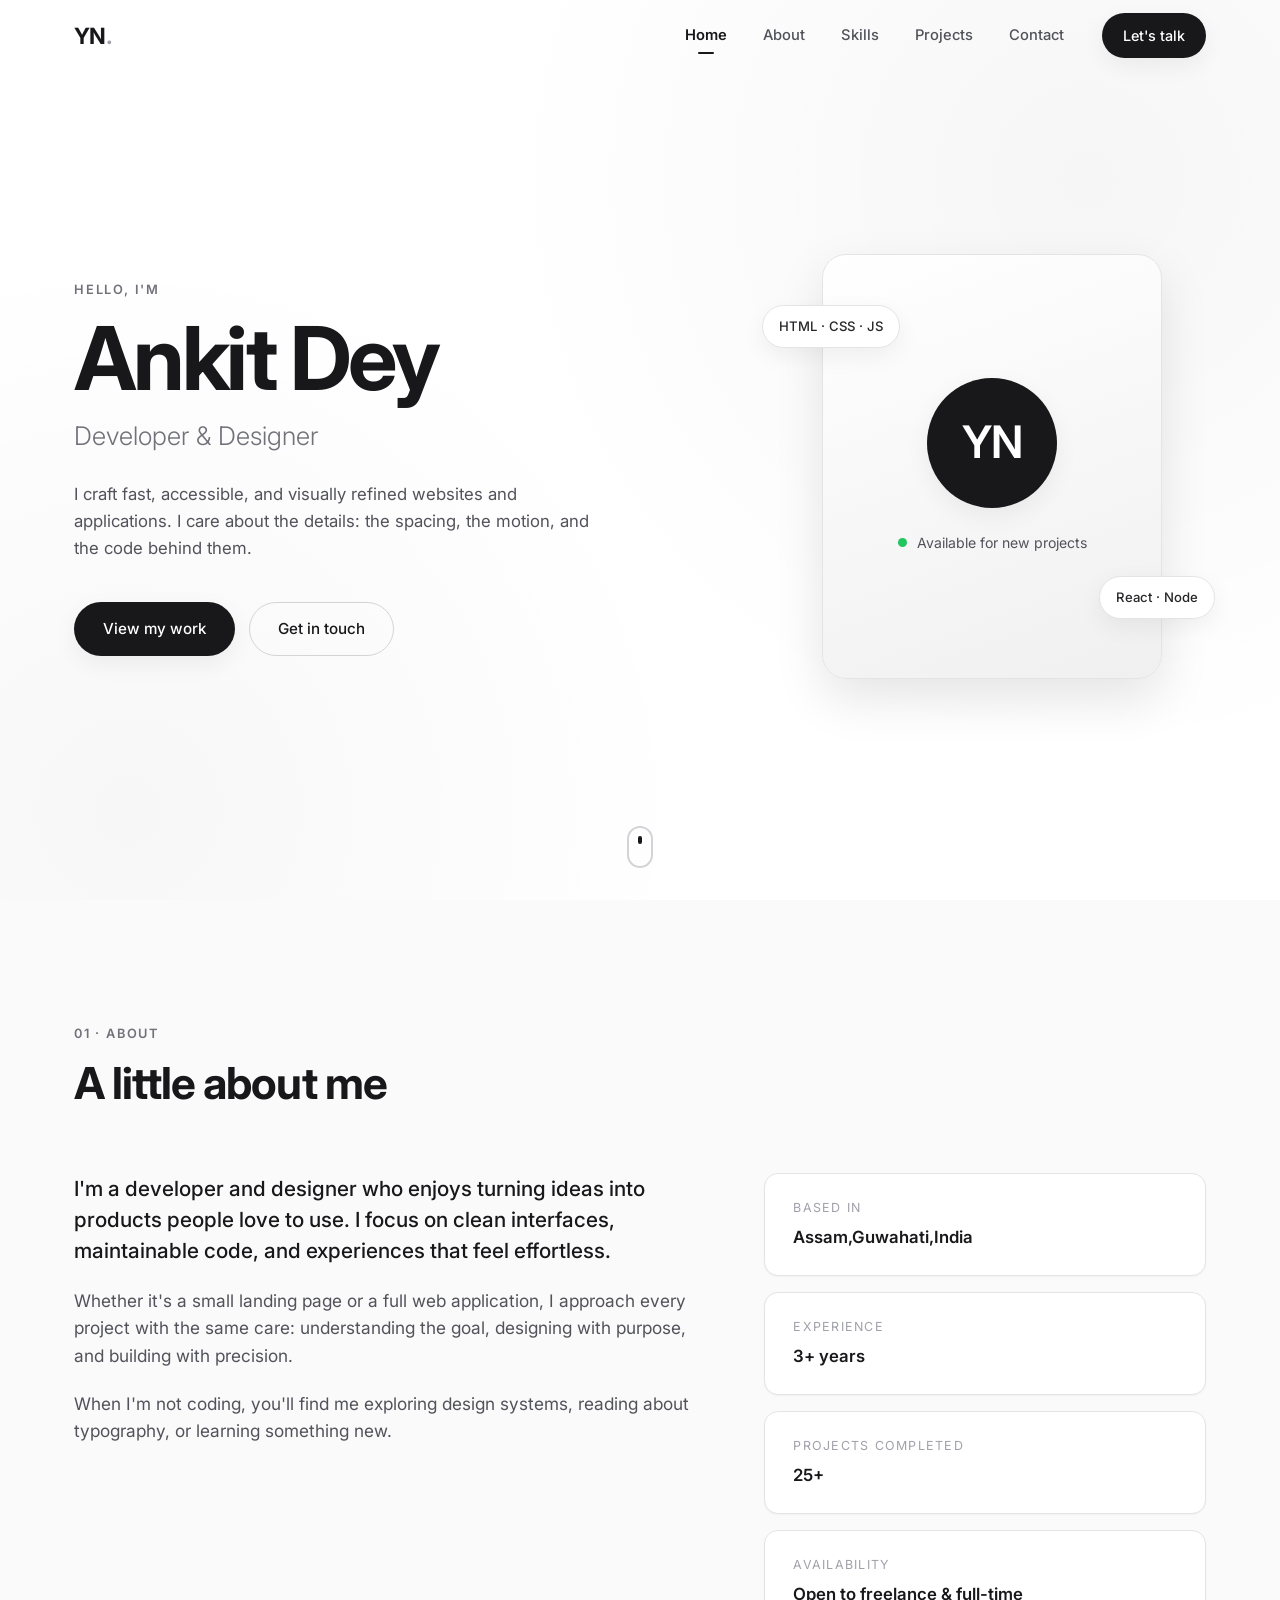
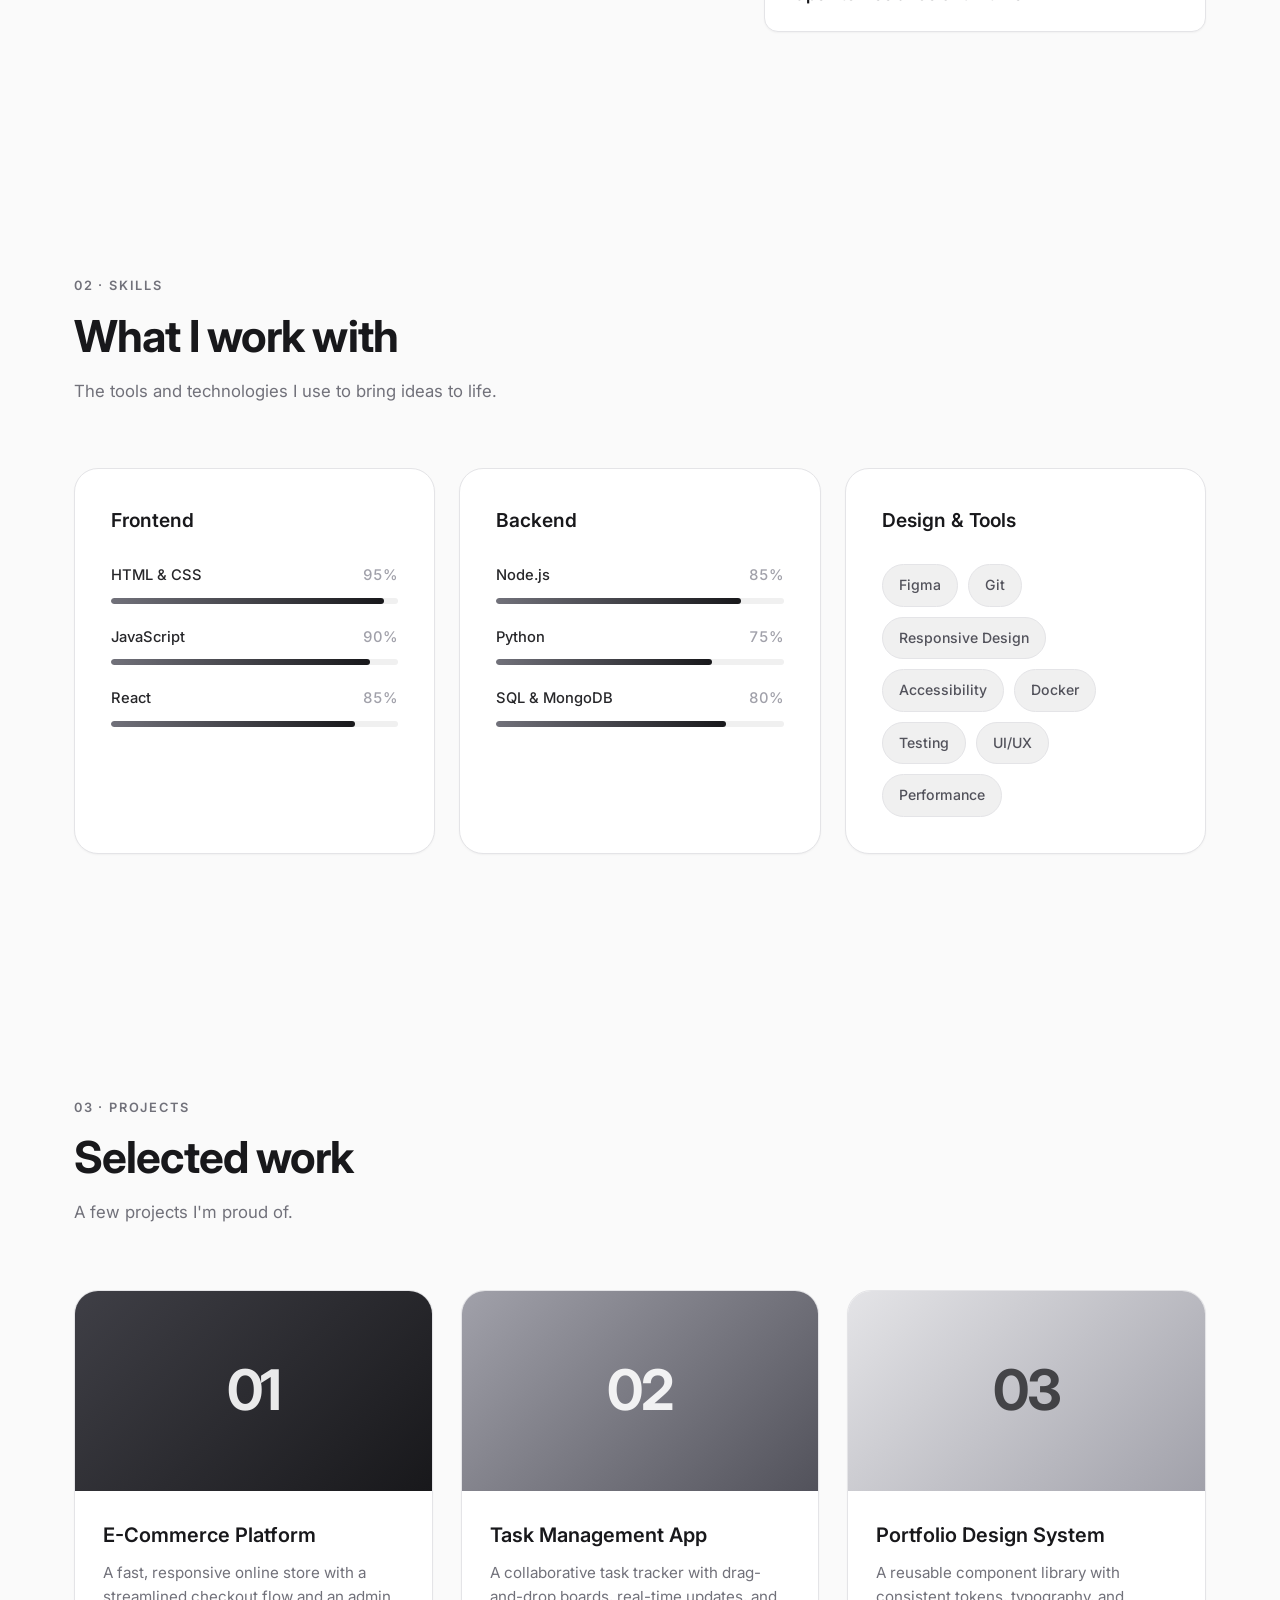
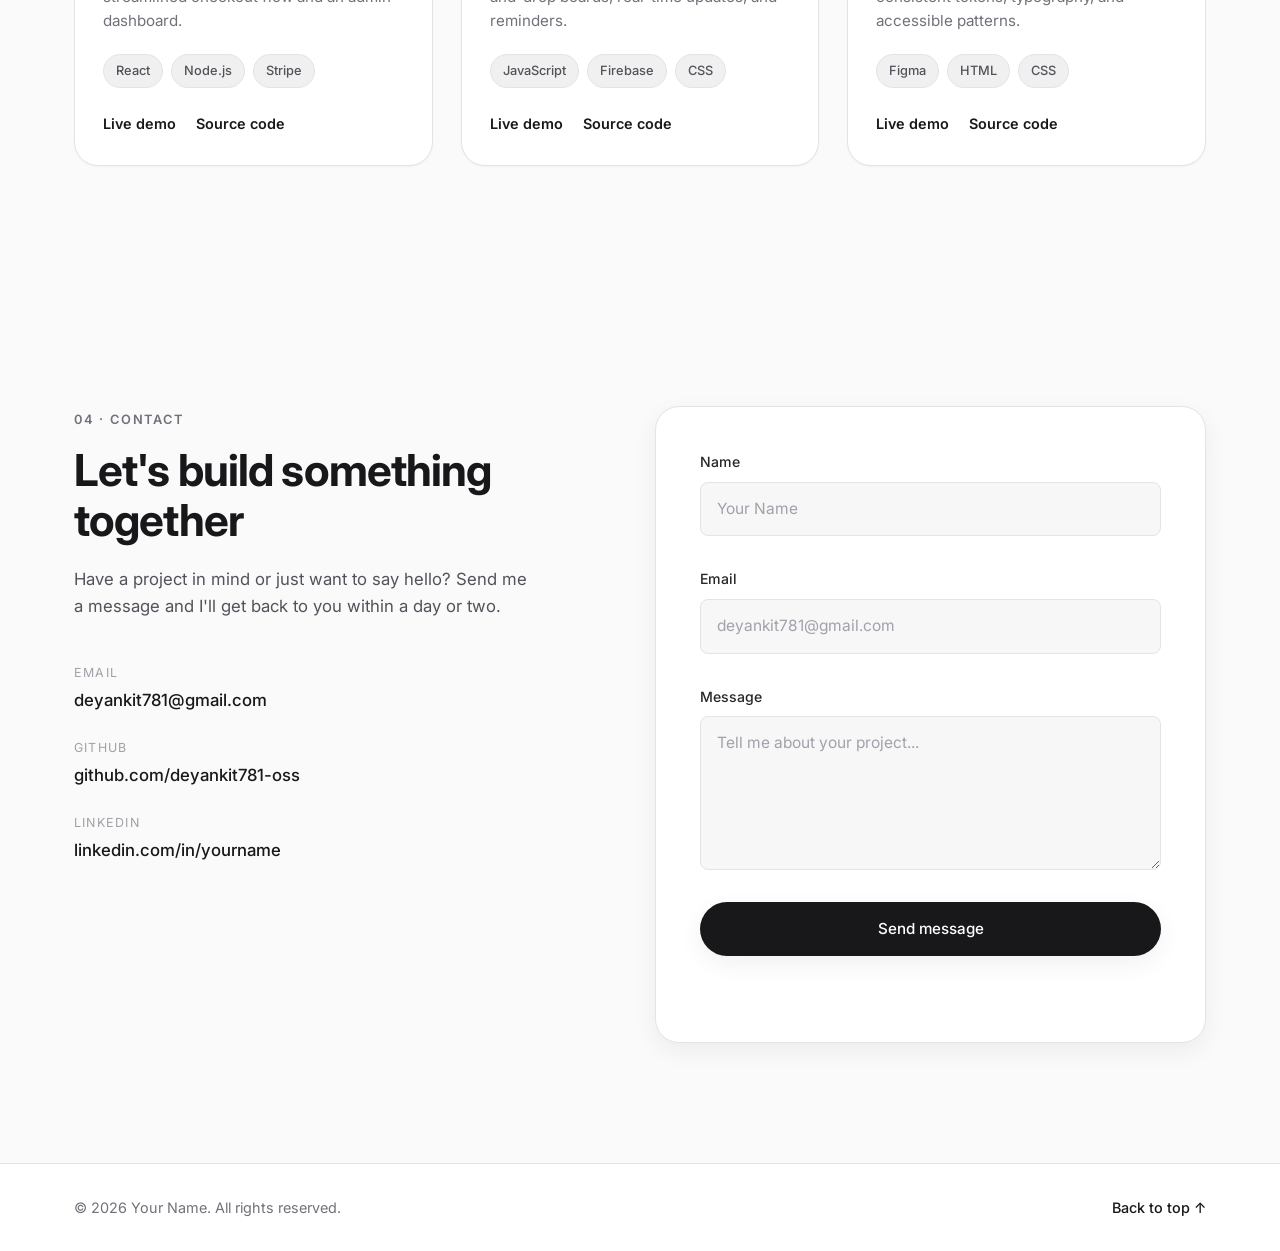
<file: index.html>
<!doctype html>
<html lang="en">
  <head>
    <meta charset="UTF-8" />
    <meta name="viewport" content="width=device-width, initial-scale=1.0" />
    <meta
      name="description"
      content="Portfolio of Your Name, a developer and designer building clean, thoughtful digital experiences."
    />
    <title>Ankit Dey | Portfolio</title>

    <link rel="preconnect" href="https://fonts.googleapis.com" />
    <link rel="preconnect" href="https://fonts.gstatic.com" crossorigin />
    <link
      href="https://fonts.googleapis.com/css2?family=Inter:wght@300;400;500;600;700&display=swap"
      rel="stylesheet"
    />
    <link rel="stylesheet" href="style.css" />
  </head>
  <body>
    <a href="#home" class="skip-link">Skip to content</a>

    <!-- ============ NAVIGATION ============ -->
    <header class="navbar" id="navbar">
      <div class="container nav-inner">
        <a href="#home" class="logo" aria-label="Back to top"
          >YN<span>.</span></a
        >

        <button
          class="nav-toggle"
          id="navToggle"
          aria-label="Toggle navigation menu"
          aria-expanded="false"
          aria-controls="navMenu"
        >
          <span></span>
          <span></span>
          <span></span>
        </button>

        <nav class="nav-menu" id="navMenu" aria-label="Main navigation">
          <ul class="nav-list">
            <li><a href="#home" class="nav-link">Home</a></li>
            <li><a href="#about" class="nav-link">About</a></li>
            <li><a href="#skills" class="nav-link">Skills</a></li>
            <li><a href="#projects" class="nav-link">Projects</a></li>
            <li><a href="#contact" class="nav-link">Contact</a></li>
          </ul>
          <a href="#contact" class="btn btn-primary btn-small nav-cta"
            >Let's talk</a
          >
        </nav>
      </div>
    </header>

    <main>
      <!-- ============ HERO ============ -->
      <section class="hero section" id="home">
        <div class="container hero-grid">
          <div class="hero-content">
            <p class="eyebrow">Hello, I'm</p>
            <h1 class="hero-title">Ankit Dey</h1>
            <p class="hero-role">Developer &amp; Designer</p>
            <p class="hero-text">
              I craft fast, accessible, and visually refined websites and
              applications. I care about the details: the spacing, the motion,
              and the code behind them.
            </p>
            <div class="hero-actions">
              <a href="#projects" class="btn btn-primary">View my work</a>
              <a href="#contact" class="btn btn-outline">Get in touch</a>
            </div>
          </div>

          <div class="hero-visual" aria-hidden="true">
            <div class="visual-card">
              <div class="avatar">YN</div>
              <div class="visual-meta">
                <span class="status-dot"></span>
                <span>Available for new projects</span>
              </div>
            </div>
            <div class="floating-chip chip-one">HTML · CSS · JS</div>
            <div class="floating-chip chip-two">React · Node</div>
          </div>
        </div>

        <a
          href="#about"
          class="scroll-hint"
          aria-label="Scroll to about section"
        >
          <span class="mouse"></span>
        </a>
      </section>

      <!-- ============ ABOUT ============ -->
      <section class="about section" id="about">
        <div class="container">
          <header class="section-header reveal">
            <p class="eyebrow">01 · About</p>
            <h2 class="section-title">A little about me</h2>
          </header>

          <div class="about-grid">
            <div class="about-text reveal">
              <p>
                I'm a developer and designer who enjoys turning ideas into
                products people love to use. I focus on clean interfaces,
                maintainable code, and experiences that feel effortless.
              </p>
              <p>
                Whether it's a small landing page or a full web application, I
                approach every project with the same care: understanding the
                goal, designing with purpose, and building with precision.
              </p>
              <p>
                When I'm not coding, you'll find me exploring design systems,
                reading about typography, or learning something new.
              </p>
            </div>

            <aside class="about-facts reveal">
              <div class="fact">
                <span class="fact-label">Based in</span>
                <span class="fact-value">Assam,Guwahati,India</span>
              </div>
              <div class="fact">
                <span class="fact-label">Experience</span>
                <span class="fact-value">3+ years</span>
              </div>
              <div class="fact">
                <span class="fact-label">Projects completed</span>
                <span class="fact-value">25+</span>
              </div>
              <div class="fact">
                <span class="fact-label">Availability</span>
                <span class="fact-value"
                  >Open to freelance &amp; full-time</span
                >
              </div>
            </aside>
          </div>
        </div>
      </section>

      <!-- ============ SKILLS ============ -->
      <section class="skills section" id="skills">
        <div class="container">
          <header class="section-header reveal">
            <p class="eyebrow">02 · Skills</p>
            <h2 class="section-title">What I work with</h2>
            <p class="section-subtitle">
              The tools and technologies I use to bring ideas to life.
            </p>
          </header>

          <div class="skills-grid">
            <article class="skill-card reveal">
              <h3 class="skill-card-title">Frontend</h3>
              <ul class="skill-list">
                <li>
                  <div class="skill-row">
                    <span>HTML &amp; CSS</span><span>95%</span>
                  </div>
                  <div class="skill-bar">
                    <div class="skill-fill" style="--level: 95%"></div>
                  </div>
                </li>
                <li>
                  <div class="skill-row">
                    <span>JavaScript</span><span>90%</span>
                  </div>
                  <div class="skill-bar">
                    <div class="skill-fill" style="--level: 90%"></div>
                  </div>
                </li>
                <li>
                  <div class="skill-row">
                    <span>React</span><span>85%</span>
                  </div>
                  <div class="skill-bar">
                    <div class="skill-fill" style="--level: 85%"></div>
                  </div>
                </li>
              </ul>
            </article>

            <article class="skill-card reveal">
              <h3 class="skill-card-title">Backend</h3>
              <ul class="skill-list">
                <li>
                  <div class="skill-row">
                    <span>Node.js</span><span>85%</span>
                  </div>
                  <div class="skill-bar">
                    <div class="skill-fill" style="--level: 85%"></div>
                  </div>
                </li>
                <li>
                  <div class="skill-row">
                    <span>Python</span><span>75%</span>
                  </div>
                  <div class="skill-bar">
                    <div class="skill-fill" style="--level: 75%"></div>
                  </div>
                </li>
                <li>
                  <div class="skill-row">
                    <span>SQL &amp; MongoDB</span><span>80%</span>
                  </div>
                  <div class="skill-bar">
                    <div class="skill-fill" style="--level: 80%"></div>
                  </div>
                </li>
              </ul>
            </article>

            <article class="skill-card reveal">
              <h3 class="skill-card-title">Design &amp; Tools</h3>
              <div class="tag-cloud">
                <span class="tag">Figma</span>
                <span class="tag">Git</span>
                <span class="tag">Responsive Design</span>
                <span class="tag">Accessibility</span>
                <span class="tag">Docker</span>
                <span class="tag">Testing</span>
                <span class="tag">UI/UX</span>
                <span class="tag">Performance</span>
              </div>
            </article>
          </div>
        </div>
      </section>

      <!-- ============ PROJECTS ============ -->
      <section class="projects section" id="projects">
        <div class="container">
          <header class="section-header reveal">
            <p class="eyebrow">03 · Projects</p>
            <h2 class="section-title">Selected work</h2>
            <p class="section-subtitle">A few projects I'm proud of.</p>
          </header>

          <div class="projects-grid">
            <article class="project-card reveal">
              <div class="project-thumb thumb-1" aria-hidden="true">
                <span>01</span>
              </div>
              <div class="project-body">
                <h3 class="project-title">E-Commerce Platform</h3>
                <p class="project-desc">
                  A fast, responsive online store with a streamlined checkout
                  flow and an admin dashboard.
                </p>
                <div class="project-tags">
                  <span class="tag">React</span>
                  <span class="tag">Node.js</span>
                  <span class="tag">Stripe</span>
                </div>
                <div class="project-links">
                  <a href="#" class="project-link">Live demo</a>
                  <a href="#" class="project-link">Source code</a>
                </div>
              </div>
            </article>

            <article class="project-card reveal">
              <div class="project-thumb thumb-2" aria-hidden="true">
                <span>02</span>
              </div>
              <div class="project-body">
                <h3 class="project-title">Task Management App</h3>
                <p class="project-desc">
                  A collaborative task tracker with drag-and-drop boards,
                  real-time updates, and reminders.
                </p>
                <div class="project-tags">
                  <span class="tag">JavaScript</span>
                  <span class="tag">Firebase</span>
                  <span class="tag">CSS</span>
                </div>
                <div class="project-links">
                  <a href="#" class="project-link">Live demo</a>
                  <a href="#" class="project-link">Source code</a>
                </div>
              </div>
            </article>

            <article class="project-card reveal">
              <div class="project-thumb thumb-3" aria-hidden="true">
                <span>03</span>
              </div>
              <div class="project-body">
                <h3 class="project-title">Portfolio Design System</h3>
                <p class="project-desc">
                  A reusable component library with consistent tokens,
                  typography, and accessible patterns.
                </p>
                <div class="project-tags">
                  <span class="tag">Figma</span>
                  <span class="tag">HTML</span>
                  <span class="tag">CSS</span>
                </div>
                <div class="project-links">
                  <a href="#" class="project-link">Live demo</a>
                  <a href="#" class="project-link">Source code</a>
                </div>
              </div>
            </article>
          </div>
        </div>
      </section>

      <!-- ============ CONTACT ============ -->
      <section class="contact section" id="contact">
        <div class="container contact-grid">
          <div class="contact-info reveal">
            <p class="eyebrow">04 · Contact</p>
            <h2 class="section-title">Let's build something together</h2>
            <p class="contact-text">
              Have a project in mind or just want to say hello? Send me a
              message and I'll get back to you within a day or two.
            </p>

            <ul class="contact-links">
              <li>
                <span class="contact-label">Email</span>
                <a href="mailto:hello@example.com" class="contact-value"
                  >deyankit781@gmail.com</a
                >
              </li>
              <li>
                <span class="contact-label">GitHub</span>
                <a
                  href="#"
                  class="contact-value"
                  target="_blank"
                  rel="noopener noreferrer"
                  >github.com/deyankit781-oss</a
                >
              </li>
              <li>
                <span class="contact-label">LinkedIn</span>
                <a
                  href="#"
                  class="contact-value"
                  target="_blank"
                  rel="noopener noreferrer"
                  >linkedin.com/in/yourname</a
                >
              </li>
            </ul>
          </div>

          <form class="contact-form reveal" id="contactForm" novalidate>
            <div class="form-group">
              <label for="name">Name</label>
              <input
                type="text"
                id="name"
                name="name"
                placeholder="Your Name"
                autocomplete="name"
                required
              />
              <span class="error-message" id="nameError"></span>
            </div>

            <div class="form-group">
              <label for="email">Email</label>
              <input
                type="email"
                id="email"
                name="email"
                placeholder="deyankit781@gmail.com"
                autocomplete="email"
                required
              />
              <span class="error-message" id="emailError"></span>
            </div>

            <div class="form-group">
              <label for="message">Message</label>
              <textarea
                id="message"
                name="message"
                rows="5"
                placeholder="Tell me about your project..."
                required
              ></textarea>
              <span class="error-message" id="messageError"></span>
            </div>

            <button type="submit" class="btn btn-primary btn-block">
              Send message
            </button>
            <p
              class="form-note"
              id="formNote"
              role="status"
              aria-live="polite"
            ></p>
          </form>
        </div>
      </section>
    </main>

    <!-- ============ FOOTER ============ -->
    <footer class="footer">
      <div class="container footer-inner">
        <p>&copy; <span id="year"></span> Your Name. All rights reserved.</p>
        <a href="#home" class="back-to-top" aria-label="Back to top"
          >Back to top ↑</a
        >
      </div>
    </footer>

    <script src="script.js" defer></script>
  </body>
</html>
</file>
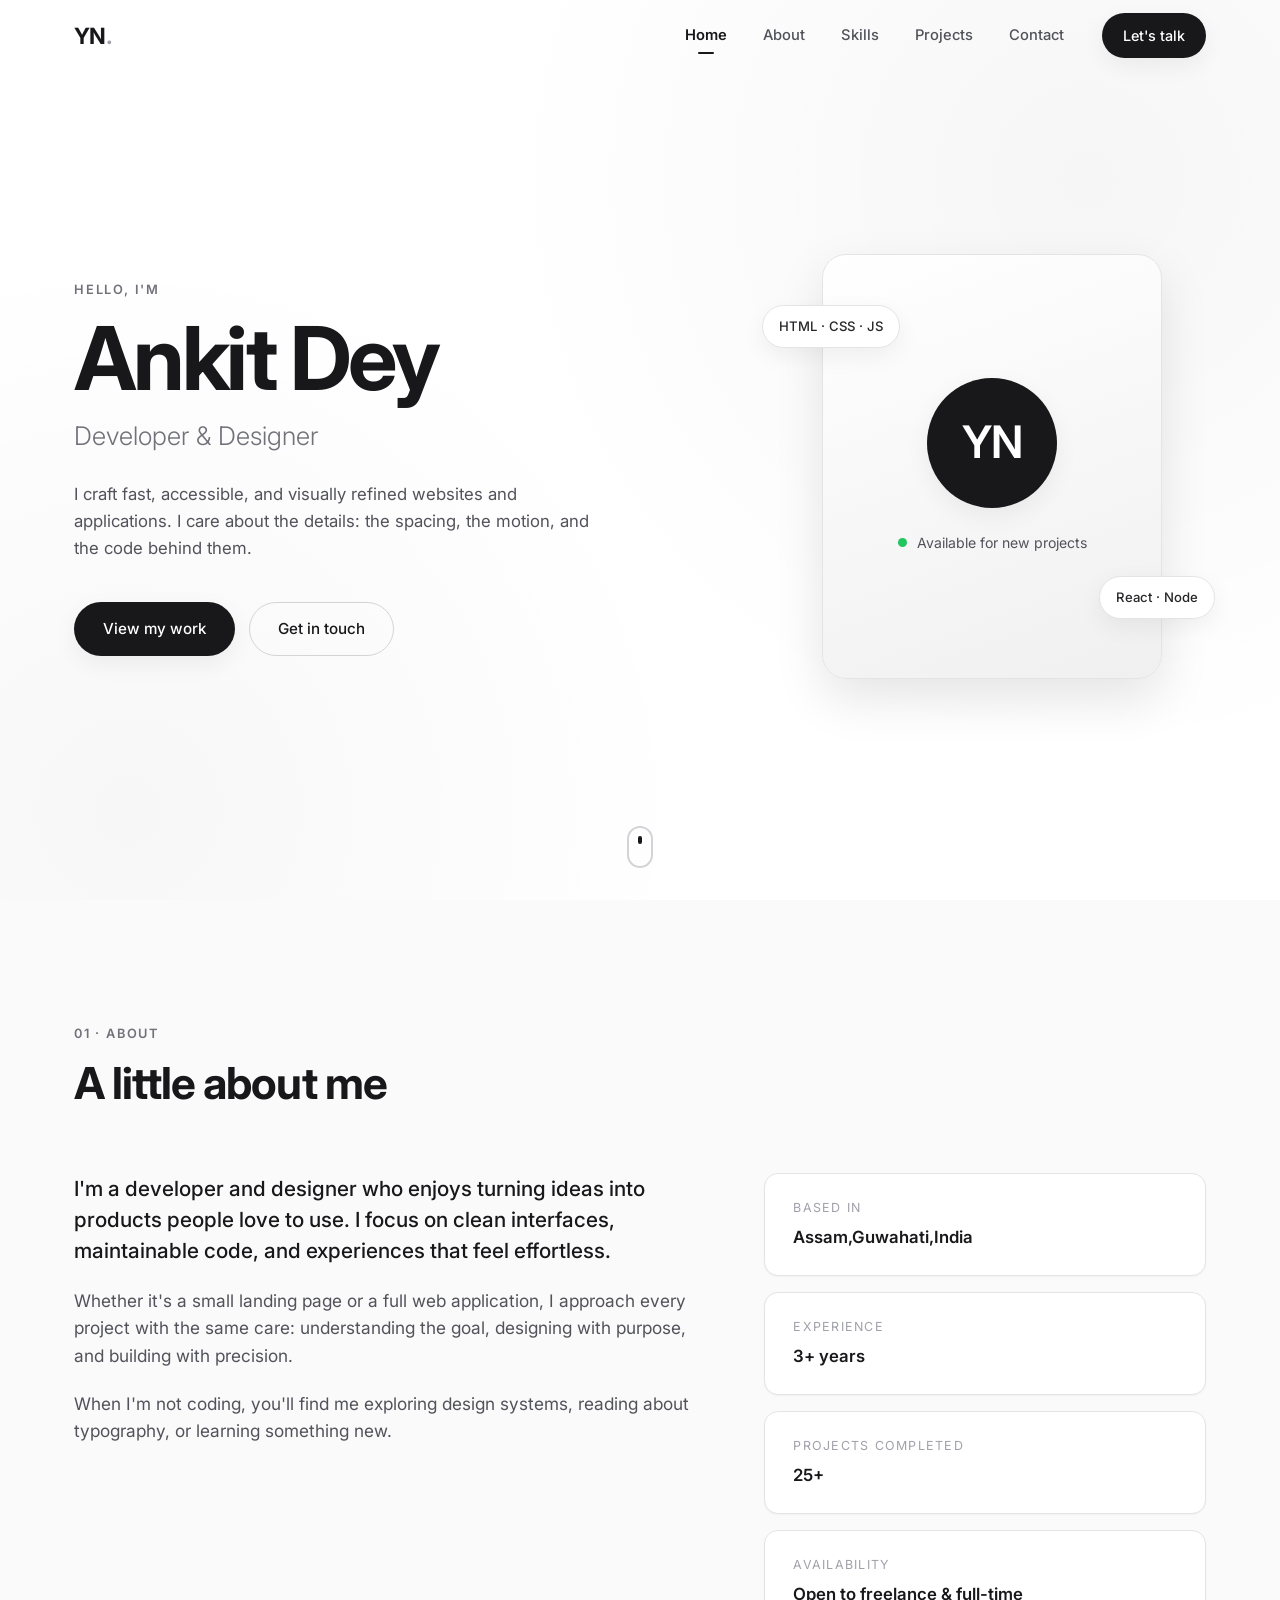
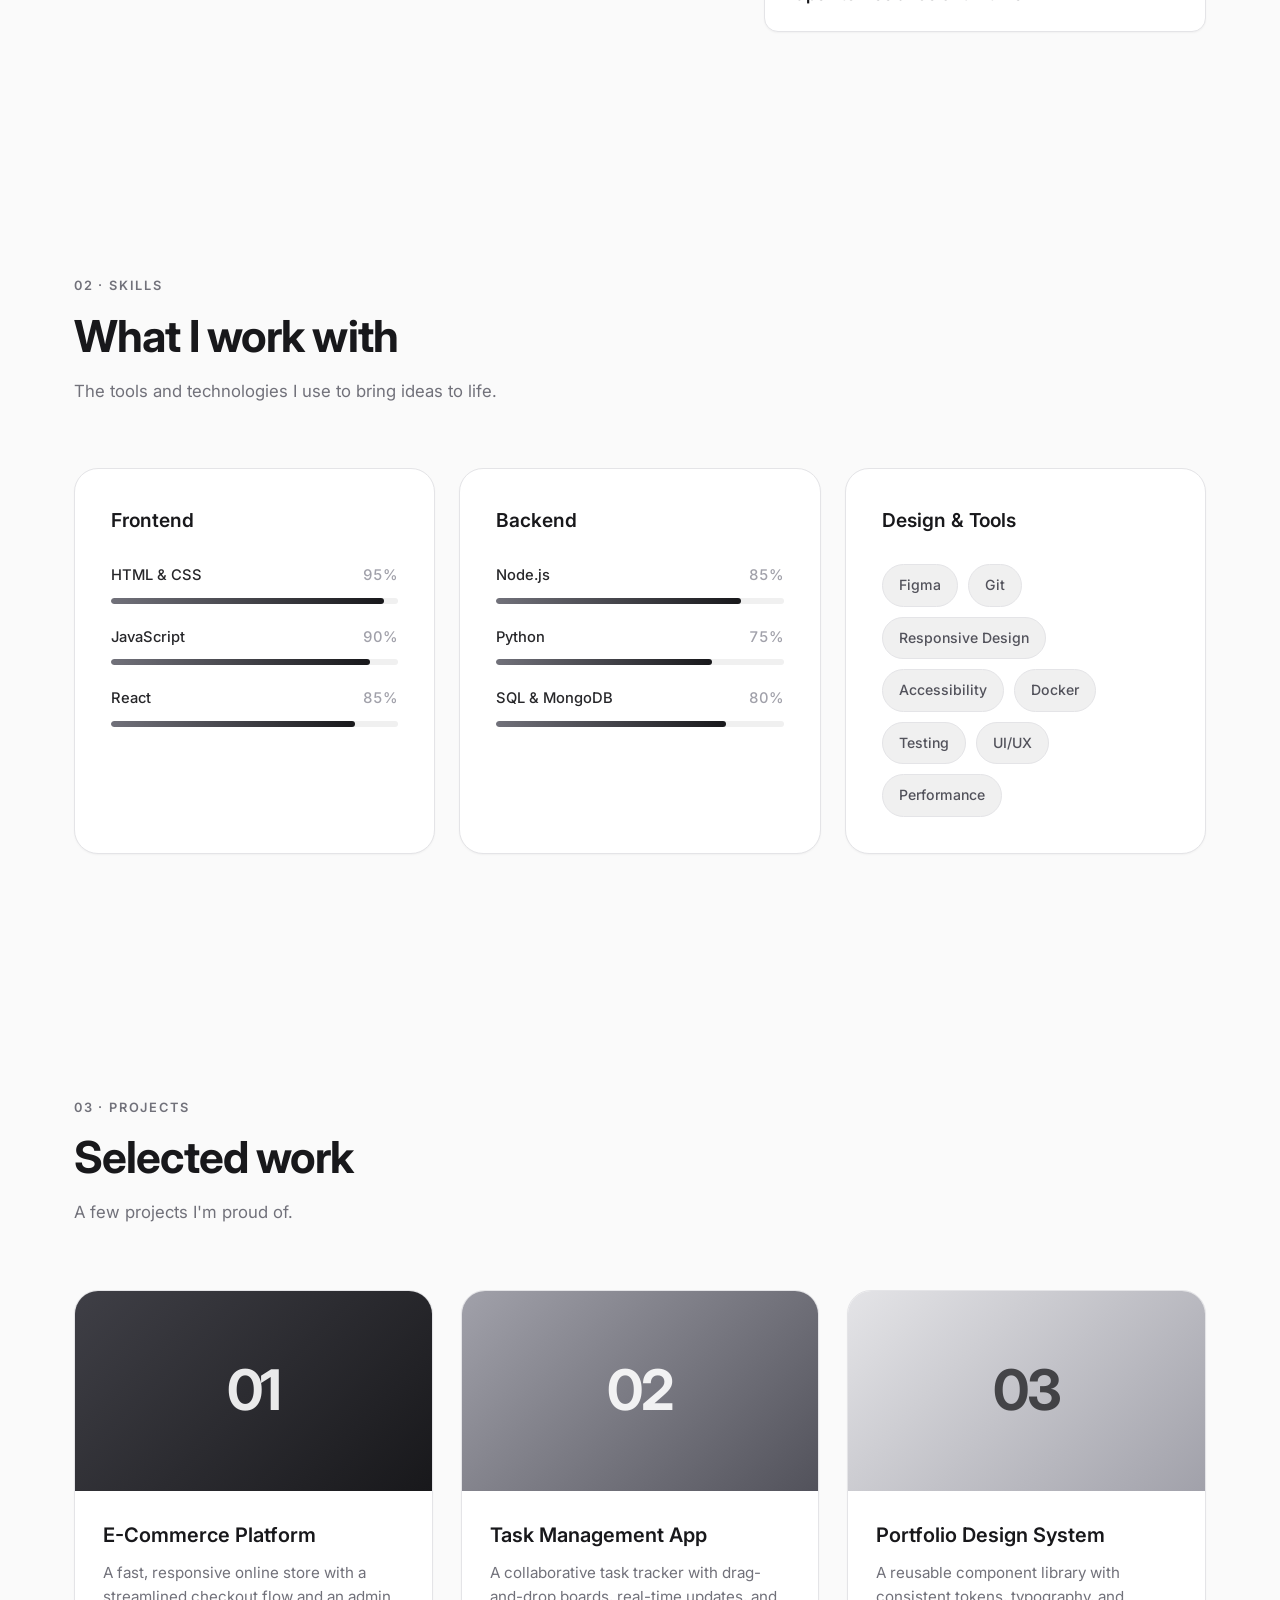
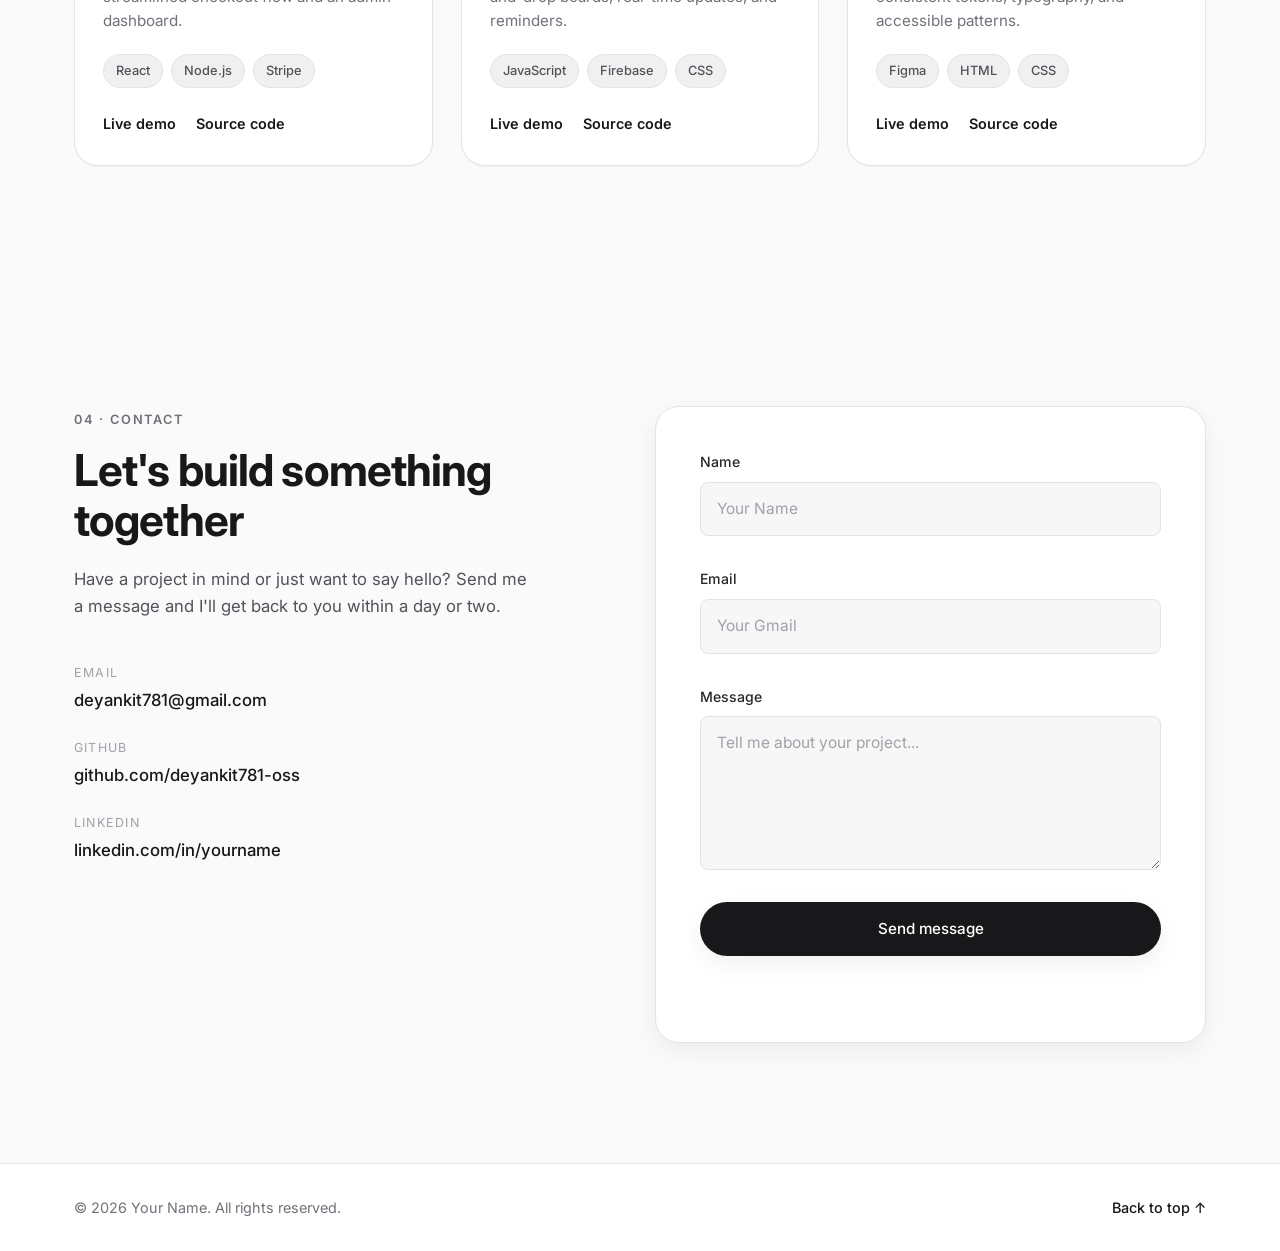
<file: Ankit VS CODE Projects/index.html>
<!doctype html>
<html lang="en">
  <head>
    <meta charset="UTF-8" />
    <meta name="viewport" content="width=device-width, initial-scale=1.0" />
    <meta
      name="description"
      content="Portfolio of Your Name, a developer and designer building clean, thoughtful digital experiences."
    />
    <title>Ankit Dey | Portfolio</title>

    <link rel="preconnect" href="https://fonts.googleapis.com" />
    <link rel="preconnect" href="https://fonts.gstatic.com" crossorigin />
    <link
      href="https://fonts.googleapis.com/css2?family=Inter:wght@300;400;500;600;700&display=swap"
      rel="stylesheet"
    />
    <link rel="stylesheet" href="style.css" />
  </head>
  <body>
    <a href="#home" class="skip-link">Skip to content</a>

    <!-- ============ NAVIGATION ============ -->
    <header class="navbar" id="navbar">
      <div class="container nav-inner">
        <a href="#home" class="logo" aria-label="Back to top"
          >YN<span>.</span></a
        >

        <button
          class="nav-toggle"
          id="navToggle"
          aria-label="Toggle navigation menu"
          aria-expanded="false"
          aria-controls="navMenu"
        >
          <span></span>
          <span></span>
          <span></span>
        </button>

        <nav class="nav-menu" id="navMenu" aria-label="Main navigation">
          <ul class="nav-list">
            <li><a href="#home" class="nav-link">Home</a></li>
            <li><a href="#about" class="nav-link">About</a></li>
            <li><a href="#skills" class="nav-link">Skills</a></li>
            <li><a href="#projects" class="nav-link">Projects</a></li>
            <li><a href="#contact" class="nav-link">Contact</a></li>
          </ul>
          <a href="#contact" class="btn btn-primary btn-small nav-cta"
            >Let's talk</a
          >
        </nav>
      </div>
    </header>

    <main>
      <!-- ============ HERO ============ -->
      <section class="hero section" id="home">
        <div class="container hero-grid">
          <div class="hero-content">
            <p class="eyebrow">Hello, I'm</p>
            <h1 class="hero-title">Ankit Dey</h1>
            <p class="hero-role">Developer &amp; Designer</p>
            <p class="hero-text">
              I craft fast, accessible, and visually refined websites and
              applications. I care about the details: the spacing, the motion,
              and the code behind them.
            </p>
            <div class="hero-actions">
              <a href="#projects" class="btn btn-primary">View my work</a>
              <a href="#contact" class="btn btn-outline">Get in touch</a>
            </div>
          </div>

          <div class="hero-visual" aria-hidden="true">
            <div class="visual-card">
              <div class="avatar">YN</div>
              <div class="visual-meta">
                <span class="status-dot"></span>
                <span>Available for new projects</span>
              </div>
            </div>
            <div class="floating-chip chip-one">HTML · CSS · JS</div>
            <div class="floating-chip chip-two">React · Node</div>
          </div>
        </div>

        <a
          href="#about"
          class="scroll-hint"
          aria-label="Scroll to about section"
        >
          <span class="mouse"></span>
        </a>
      </section>

      <!-- ============ ABOUT ============ -->
      <section class="about section" id="about">
        <div class="container">
          <header class="section-header reveal">
            <p class="eyebrow">01 · About</p>
            <h2 class="section-title">A little about me</h2>
          </header>

          <div class="about-grid">
            <div class="about-text reveal">
              <p>
                I'm a developer and designer who enjoys turning ideas into
                products people love to use. I focus on clean interfaces,
                maintainable code, and experiences that feel effortless.
              </p>
              <p>
                Whether it's a small landing page or a full web application, I
                approach every project with the same care: understanding the
                goal, designing with purpose, and building with precision.
              </p>
              <p>
                When I'm not coding, you'll find me exploring design systems,
                reading about typography, or learning something new.
              </p>
            </div>

            <aside class="about-facts reveal">
              <div class="fact">
                <span class="fact-label">Based in</span>
                <span class="fact-value">Assam,Guwahati,India</span>
              </div>
              <div class="fact">
                <span class="fact-label">Experience</span>
                <span class="fact-value">3+ years</span>
              </div>
              <div class="fact">
                <span class="fact-label">Projects completed</span>
                <span class="fact-value">25+</span>
              </div>
              <div class="fact">
                <span class="fact-label">Availability</span>
                <span class="fact-value"
                  >Open to freelance &amp; full-time</span
                >
              </div>
            </aside>
          </div>
        </div>
      </section>

      <!-- ============ SKILLS ============ -->
      <section class="skills section" id="skills">
        <div class="container">
          <header class="section-header reveal">
            <p class="eyebrow">02 · Skills</p>
            <h2 class="section-title">What I work with</h2>
            <p class="section-subtitle">
              The tools and technologies I use to bring ideas to life.
            </p>
          </header>

          <div class="skills-grid">
            <article class="skill-card reveal">
              <h3 class="skill-card-title">Frontend</h3>
              <ul class="skill-list">
                <li>
                  <div class="skill-row">
                    <span>HTML &amp; CSS</span><span>95%</span>
                  </div>
                  <div class="skill-bar">
                    <div class="skill-fill" style="--level: 95%"></div>
                  </div>
                </li>
                <li>
                  <div class="skill-row">
                    <span>JavaScript</span><span>90%</span>
                  </div>
                  <div class="skill-bar">
                    <div class="skill-fill" style="--level: 90%"></div>
                  </div>
                </li>
                <li>
                  <div class="skill-row">
                    <span>React</span><span>85%</span>
                  </div>
                  <div class="skill-bar">
                    <div class="skill-fill" style="--level: 85%"></div>
                  </div>
                </li>
              </ul>
            </article>

            <article class="skill-card reveal">
              <h3 class="skill-card-title">Backend</h3>
              <ul class="skill-list">
                <li>
                  <div class="skill-row">
                    <span>Node.js</span><span>85%</span>
                  </div>
                  <div class="skill-bar">
                    <div class="skill-fill" style="--level: 85%"></div>
                  </div>
                </li>
                <li>
                  <div class="skill-row">
                    <span>Python</span><span>75%</span>
                  </div>
                  <div class="skill-bar">
                    <div class="skill-fill" style="--level: 75%"></div>
                  </div>
                </li>
                <li>
                  <div class="skill-row">
                    <span>SQL &amp; MongoDB</span><span>80%</span>
                  </div>
                  <div class="skill-bar">
                    <div class="skill-fill" style="--level: 80%"></div>
                  </div>
                </li>
              </ul>
            </article>

            <article class="skill-card reveal">
              <h3 class="skill-card-title">Design &amp; Tools</h3>
              <div class="tag-cloud">
                <span class="tag">Figma</span>
                <span class="tag">Git</span>
                <span class="tag">Responsive Design</span>
                <span class="tag">Accessibility</span>
                <span class="tag">Docker</span>
                <span class="tag">Testing</span>
                <span class="tag">UI/UX</span>
                <span class="tag">Performance</span>
              </div>
            </article>
          </div>
        </div>
      </section>

      <!-- ============ PROJECTS ============ -->
      <section class="projects section" id="projects">
        <div class="container">
          <header class="section-header reveal">
            <p class="eyebrow">03 · Projects</p>
            <h2 class="section-title">Selected work</h2>
            <p class="section-subtitle">A few projects I'm proud of.</p>
          </header>

          <div class="projects-grid">
            <article class="project-card reveal">
              <div class="project-thumb thumb-1" aria-hidden="true">
                <span>01</span>
              </div>
              <div class="project-body">
                <h3 class="project-title">E-Commerce Platform</h3>
                <p class="project-desc">
                  A fast, responsive online store with a streamlined checkout
                  flow and an admin dashboard.
                </p>
                <div class="project-tags">
                  <span class="tag">React</span>
                  <span class="tag">Node.js</span>
                  <span class="tag">Stripe</span>
                </div>
                <div class="project-links">
                  <a href="#" class="project-link">Live demo</a>
                  <a href="#" class="project-link">Source code</a>
                </div>
              </div>
            </article>

            <article class="project-card reveal">
              <div class="project-thumb thumb-2" aria-hidden="true">
                <span>02</span>
              </div>
              <div class="project-body">
                <h3 class="project-title">Task Management App</h3>
                <p class="project-desc">
                  A collaborative task tracker with drag-and-drop boards,
                  real-time updates, and reminders.
                </p>
                <div class="project-tags">
                  <span class="tag">JavaScript</span>
                  <span class="tag">Firebase</span>
                  <span class="tag">CSS</span>
                </div>
                <div class="project-links">
                  <a href="#" class="project-link">Live demo</a>
                  <a href="#" class="project-link">Source code</a>
                </div>
              </div>
            </article>

            <article class="project-card reveal">
              <div class="project-thumb thumb-3" aria-hidden="true">
                <span>03</span>
              </div>
              <div class="project-body">
                <h3 class="project-title">Portfolio Design System</h3>
                <p class="project-desc">
                  A reusable component library with consistent tokens,
                  typography, and accessible patterns.
                </p>
                <div class="project-tags">
                  <span class="tag">Figma</span>
                  <span class="tag">HTML</span>
                  <span class="tag">CSS</span>
                </div>
                <div class="project-links">
                  <a href="#" class="project-link">Live demo</a>
                  <a href="#" class="project-link">Source code</a>
                </div>
              </div>
            </article>
          </div>
        </div>
      </section>

      <!-- ============ CONTACT ============ -->
      <section class="contact section" id="contact">
        <div class="container contact-grid">
          <div class="contact-info reveal">
            <p class="eyebrow">04 · Contact</p>
            <h2 class="section-title">Let's build something together</h2>
            <p class="contact-text">
              Have a project in mind or just want to say hello? Send me a
              message and I'll get back to you within a day or two.
            </p>

            <ul class="contact-links">
              <li>
                <span class="contact-label">Email</span>
                <a href="mailto:hello@example.com" class="contact-value"
                  >deyankit781@gmail.com</a
                >
              </li>
              <li>
                <span class="contact-label">GitHub</span>
                <a
                  href="#"
                  class="contact-value"
                  target="_blank"
                  rel="noopener noreferrer"
                  >github.com/deyankit781-oss</a
                >
              </li>
              <li>
                <span class="contact-label">LinkedIn</span>
                <a
                  href="#"
                  class="contact-value"
                  target="_blank"
                  rel="noopener noreferrer"
                  >linkedin.com/in/yourname</a
                >
              </li>
            </ul>
          </div>

          <form class="contact-form reveal" id="contactForm" novalidate>
            <div class="form-group">
              <label for="name">Name</label>
              <input
                type="text"
                id="name"
                name="name"
                placeholder="Your Name"
                autocomplete="name"
                required
              />
              <span class="error-message" id="nameError"></span>
            </div>

            <div class="form-group">
              <label for="email">Email</label>
              <input
                type="email"
                id="email"
                name="email"
                placeholder="Your Gmail"
                autocomplete="email"
                required
              />
              <span class="error-message" id="emailError"></span>
            </div>

            <div class="form-group">
              <label for="message">Message</label>
              <textarea
                id="message"
                name="message"
                rows="5"
                placeholder="Tell me about your project..."
                required
              ></textarea>
              <span class="error-message" id="messageError"></span>
            </div>

            <button type="submit" class="btn btn-primary btn-block">
              Send message
            </button>
            <p
              class="form-note"
              id="formNote"
              role="status"
              aria-live="polite"
            ></p>
          </form>
        </div>
      </section>
    </main>

    <!-- ============ FOOTER ============ -->
    <footer class="footer">
      <div class="container footer-inner">
        <p>&copy; <span id="year"></span> Your Name. All rights reserved.</p>
        <a href="#home" class="back-to-top" aria-label="Back to top"
          >Back to top ↑</a
        >
      </div>
    </footer>

    <script src="script.js" defer></script>
  </body>
</html>
</file>
<file: style.css>
/* =========================================================
   1. DESIGN TOKENS
   ========================================================= */
:root {
  --white: #ffffff;
  --bg: #fafafa;
  --grey-50: #f7f7f7;
  --grey-100: #f0f0f0;
  --grey-200: #e4e4e7;
  --grey-300: #d4d4d8;
  --grey-400: #a1a1aa;
  --grey-500: #71717a;
  --grey-600: #52525b;
  --grey-800: #27272a;
  --grey-900: #18181b;

  --font:
    "Inter", -apple-system, BlinkMacSystemFont, "Segoe UI", Roboto, Helvetica,
    Arial, sans-serif;

  --radius-sm: 8px;
  --radius: 14px;
  --radius-lg: 24px;

  --shadow-sm: 0 1px 2px rgba(0, 0, 0, 0.04);
  --shadow-md: 0 8px 24px rgba(0, 0, 0, 0.06);
  --shadow-lg: 0 20px 50px rgba(0, 0, 0, 0.1);

  --ease: cubic-bezier(0.22, 1, 0.36, 1);
  --transition: 0.35s var(--ease);

  --nav-height: 72px;
}

/* =========================================================
   2. BASE / RESET
   ========================================================= */
*,
*::before,
*::after {
  box-sizing: border-box;
  margin: 0;
  padding: 0;
}

html {
  scroll-behavior: smooth;
  scroll-padding-top: calc(var(--nav-height) + 16px);
  -webkit-text-size-adjust: 100%;
}

body {
  font-family: var(--font);
  background: var(--bg);
  color: var(--grey-800);
  line-height: 1.6;
  -webkit-font-smoothing: antialiased;
  overflow-x: hidden;
}

body.menu-open {
  overflow: hidden;
}

img,
svg {
  display: block;
  max-width: 100%;
}

a {
  color: inherit;
  text-decoration: none;
}

ul {
  list-style: none;
}

button,
input,
textarea {
  font: inherit;
}

button {
  cursor: pointer;
  background: none;
  border: none;
}

:focus-visible {
  outline: 2px solid var(--grey-900);
  outline-offset: 3px;
  border-radius: 4px;
}

::selection {
  background: var(--grey-900);
  color: var(--white);
}

.container {
  width: 100%;
  max-width: 1180px;
  margin: 0 auto;
  padding: 0 24px;
}

.section {
  padding: 120px 0;
}

.skip-link {
  position: absolute;
  top: -100px;
  left: 16px;
  z-index: 200;
  background: var(--grey-900);
  color: var(--white);
  padding: 10px 16px;
  border-radius: var(--radius-sm);
  transition: top var(--transition);
}

.skip-link:focus {
  top: 16px;
}

/* =========================================================
   3. SHARED COMPONENTS
   ========================================================= */
.eyebrow {
  display: inline-block;
  font-size: 0.8rem;
  font-weight: 600;
  letter-spacing: 0.14em;
  text-transform: uppercase;
  color: var(--grey-500);
  margin-bottom: 14px;
}

.section-header {
  max-width: 640px;
  margin-bottom: 64px;
}

.section-title {
  font-size: clamp(2rem, 4vw, 2.75rem);
  font-weight: 700;
  letter-spacing: -0.02em;
  line-height: 1.15;
  color: var(--grey-900);
}

.section-subtitle {
  margin-top: 16px;
  font-size: 1.05rem;
  color: var(--grey-500);
}

.btn {
  display: inline-flex;
  align-items: center;
  justify-content: center;
  gap: 8px;
  padding: 14px 28px;
  border-radius: 999px;
  font-size: 0.95rem;
  font-weight: 500;
  border: 1px solid transparent;
  transition:
    transform var(--transition),
    box-shadow var(--transition),
    background var(--transition),
    color var(--transition),
    border-color var(--transition);
  will-change: transform;
}

.btn:hover {
  transform: translateY(-2px);
}

.btn:active {
  transform: translateY(0) scale(0.98);
}

.btn-primary {
  background: var(--grey-900);
  color: var(--white);
  box-shadow: var(--shadow-md);
}

.btn-primary:hover {
  box-shadow: var(--shadow-lg);
  background: var(--grey-800);
}

.btn-outline {
  background: transparent;
  color: var(--grey-900);
  border-color: var(--grey-300);
}

.btn-outline:hover {
  border-color: var(--grey-900);
  background: var(--white);
  box-shadow: var(--shadow-sm);
}

.btn-small {
  padding: 10px 20px;
  font-size: 0.9rem;
}

.btn-block {
  width: 100%;
}

.tag {
  display: inline-block;
  padding: 6px 12px;
  font-size: 0.8rem;
  font-weight: 500;
  color: var(--grey-600);
  background: var(--grey-100);
  border: 1px solid var(--grey-200);
  border-radius: 999px;
  transition:
    background var(--transition),
    color var(--transition),
    border-color var(--transition),
    transform var(--transition);
}

.tag:hover {
  background: var(--grey-900);
  border-color: var(--grey-900);
  color: var(--white);
  transform: translateY(-2px);
}

/* Scroll reveal: only hidden when JavaScript has run.
   Without JS, all content remains visible. */
.js .reveal {
  opacity: 0;
  transform: translateY(32px);
  transition:
    opacity 0.9s var(--ease),
    transform 0.9s var(--ease);
}

.js .reveal.visible {
  opacity: 1;
  transform: translateY(0);
}

/* =========================================================
   4. NAVBAR
   ========================================================= */
.navbar {
  position: fixed;
  top: 0;
  left: 0;
  right: 0;
  z-index: 100;
  height: var(--nav-height);
  transition: height var(--transition);
}

/* Frosted background lives on a pseudo-element so that
   backdrop-filter does not break position:fixed on the mobile menu. */
.navbar::before {
  content: "";
  position: absolute;
  inset: 0;
  z-index: -1;
  background: rgba(255, 255, 255, 0.72);
  backdrop-filter: blur(14px);
  -webkit-backdrop-filter: blur(14px);
  border-bottom: 1px solid transparent;
  opacity: 0;
  transition:
    opacity var(--transition),
    border-color var(--transition);
}

.navbar.scrolled::before {
  opacity: 1;
  border-bottom-color: var(--grey-200);
  box-shadow: var(--shadow-sm);
}

.nav-inner {
  height: 100%;
  display: flex;
  align-items: center;
  justify-content: space-between;
}

.logo {
  font-size: 1.4rem;
  font-weight: 700;
  letter-spacing: -0.03em;
  color: var(--grey-900);
  transition: transform var(--transition);
}

.logo span {
  color: var(--grey-400);
}

.logo:hover {
  transform: translateY(-2px);
}

.nav-list {
  display: flex;
  gap: 8px;
}

.nav-link {
  position: relative;
  display: inline-block;
  padding: 8px 14px;
  font-size: 0.92rem;
  font-weight: 500;
  color: var(--grey-600);
  border-radius: 999px;
  transition:
    color var(--transition),
    background var(--transition);
}

.nav-link::after {
  content: "";
  position: absolute;
  left: 50%;
  bottom: 2px;
  width: 0;
  height: 2px;
  background: var(--grey-900);
  border-radius: 2px;
  transform: translateX(-50%);
  transition: width var(--transition);
}

.nav-link:hover {
  color: var(--grey-900);
}

.nav-link:hover::after,
.nav-link.active::after {
  width: 16px;
}

.nav-link.active {
  color: var(--grey-900);
  font-weight: 600;
}

.nav-menu {
  display: flex;
  align-items: center;
  gap: 24px;
}

.nav-toggle {
  display: none;
  position: relative;
  width: 44px;
  height: 44px;
  border-radius: 50%;
  z-index: 110;
  transition: background var(--transition);
}

.nav-toggle:hover {
  background: var(--grey-100);
}

.nav-toggle span {
  position: absolute;
  left: 12px;
  right: 12px;
  height: 2px;
  background: var(--grey-900);
  border-radius: 2px;
  transition:
    transform var(--transition),
    opacity var(--transition),
    top var(--transition);
}

.nav-toggle span:nth-child(1) {
  top: 15px;
}
.nav-toggle span:nth-child(2) {
  top: 21px;
}
.nav-toggle span:nth-child(3) {
  top: 27px;
}

.nav-toggle.active span:nth-child(1) {
  top: 21px;
  transform: rotate(45deg);
}

.nav-toggle.active span:nth-child(2) {
  opacity: 0;
}

.nav-toggle.active span:nth-child(3) {
  top: 21px;
  transform: rotate(-45deg);
}

/* =========================================================
   5. HERO
   ========================================================= */
.hero {
  position: relative;
  min-height: 100vh;
  display: flex;
  align-items: center;
  padding-top: calc(var(--nav-height) + 40px);
  padding-bottom: 80px;
  overflow: hidden;
  background:
    radial-gradient(circle at 85% 20%, rgba(0, 0, 0, 0.035), transparent 45%),
    radial-gradient(circle at 10% 90%, rgba(0, 0, 0, 0.03), transparent 40%),
    var(--white);
}

.hero-grid {
  display: grid;
  grid-template-columns: 1.2fr 0.8fr;
  align-items: center;
  gap: 64px;
}

.hero-content > * {
  opacity: 0;
  transform: translateY(24px);
  animation: fadeUp 0.9s var(--ease) forwards;
}

.hero-content > :nth-child(1) {
  animation-delay: 0.1s;
}
.hero-content > :nth-child(2) {
  animation-delay: 0.2s;
}
.hero-content > :nth-child(3) {
  animation-delay: 0.3s;
}
.hero-content > :nth-child(4) {
  animation-delay: 0.4s;
}
.hero-content > :nth-child(5) {
  animation-delay: 0.5s;
}

.hero-title {
  font-size: clamp(3rem, 8vw, 5.5rem);
  font-weight: 700;
  line-height: 1.02;
  letter-spacing: -0.04em;
  color: var(--grey-900);
}

.hero-role {
  margin-top: 12px;
  font-size: clamp(1.2rem, 2.5vw, 1.6rem);
  font-weight: 300;
  color: var(--grey-500);
}

.hero-text {
  margin-top: 24px;
  max-width: 520px;
  font-size: 1.05rem;
  color: var(--grey-600);
}

.hero-actions {
  margin-top: 40px;
  display: flex;
  flex-wrap: wrap;
  gap: 14px;
}

.hero-visual {
  position: relative;
  display: flex;
  justify-content: center;
  animation: fadeIn 1.2s var(--ease) 0.3s both;
}

.visual-card {
  width: min(100%, 340px);
  aspect-ratio: 4 / 5;
  display: flex;
  flex-direction: column;
  align-items: center;
  justify-content: center;
  gap: 24px;
  background: linear-gradient(160deg, var(--white) 0%, var(--grey-100) 100%);
  border: 1px solid var(--grey-200);
  border-radius: var(--radius-lg);
  box-shadow: var(--shadow-lg);
  transition:
    transform 0.6s var(--ease),
    box-shadow 0.6s var(--ease);
  animation: float 6s ease-in-out infinite;
}

.visual-card:hover {
  transform: translateY(-8px) rotate(-1deg);
  box-shadow: 0 30px 60px rgba(0, 0, 0, 0.14);
}

.avatar {
  width: 130px;
  height: 130px;
  display: flex;
  align-items: center;
  justify-content: center;
  border-radius: 50%;
  background: var(--grey-900);
  color: var(--white);
  font-size: 2.8rem;
  font-weight: 600;
  letter-spacing: -0.02em;
  box-shadow: var(--shadow-md);
}

.visual-meta {
  display: flex;
  align-items: center;
  gap: 10px;
  font-size: 0.88rem;
  color: var(--grey-600);
}

.status-dot {
  width: 9px;
  height: 9px;
  border-radius: 50%;
  background: #22c55e;
  box-shadow: 0 0 0 0 rgba(34, 197, 94, 0.6);
  animation: pulse 2s infinite;
}

.floating-chip {
  position: absolute;
  padding: 10px 16px;
  background: var(--white);
  border: 1px solid var(--grey-200);
  border-radius: 999px;
  box-shadow: var(--shadow-md);
  font-size: 0.82rem;
  font-weight: 500;
  color: var(--grey-800);
  white-space: nowrap;
}

.chip-one {
  top: 12%;
  left: -4%;
  animation: float 5s ease-in-out infinite;
}

.chip-two {
  bottom: 14%;
  right: -2%;
  animation: float 7s ease-in-out infinite reverse;
}

.scroll-hint {
  position: absolute;
  bottom: 32px;
  left: 50%;
  transform: translateX(-50%);
  width: 26px;
  height: 42px;
  border: 2px solid var(--grey-300);
  border-radius: 999px;
  display: flex;
  justify-content: center;
  padding-top: 8px;
  transition: border-color var(--transition);
}

.scroll-hint:hover {
  border-color: var(--grey-900);
}

.mouse {
  width: 4px;
  height: 8px;
  background: var(--grey-900);
  border-radius: 2px;
  animation: scrollWheel 1.8s var(--ease) infinite;
}

/* =========================================================
   6. ABOUT
   ========================================================= */
.about {
  background: var(--bg);
}

.about-grid {
  display: grid;
  grid-template-columns: 1.4fr 1fr;
  gap: 72px;
  align-items: start;
}

.about-text p {
  font-size: 1.08rem;
  color: var(--grey-600);
  margin-bottom: 20px;
}

.about-text p:first-child {
  font-size: 1.3rem;
  line-height: 1.5;
  color: var(--grey-900);
  font-weight: 500;
}

.about-facts {
  display: grid;
  gap: 16px;
}

.fact {
  padding: 24px 28px;
  background: var(--white);
  border: 1px solid var(--grey-200);
  border-radius: var(--radius);
  box-shadow: var(--shadow-sm);
  transition:
    transform var(--transition),
    box-shadow var(--transition),
    border-color var(--transition);
}

.fact:hover {
  transform: translateX(6px);
  box-shadow: var(--shadow-md);
  border-color: var(--grey-300);
}

.fact-label {
  display: block;
  font-size: 0.78rem;
  text-transform: uppercase;
  letter-spacing: 0.1em;
  color: var(--grey-400);
  margin-bottom: 6px;
}

.fact-value {
  font-size: 1.05rem;
  font-weight: 600;
  color: var(--grey-900);
}

/* =========================================================
   7. SKILLS
   ========================================================= */
.skills-grid {
  display: grid;
  grid-template-columns: repeat(3, 1fr);
  gap: 24px;
}

.skill-card {
  padding: 36px;
  background: var(--white);
  border: 1px solid var(--grey-200);
  border-radius: var(--radius-lg);
  box-shadow: var(--shadow-sm);
  transition:
    transform 0.5s var(--ease),
    box-shadow 0.5s var(--ease),
    border-color 0.5s var(--ease);
}

.skill-card:hover {
  transform: translateY(-6px);
  box-shadow: var(--shadow-lg);
  border-color: var(--grey-300);
}

.skill-card-title {
  font-size: 1.2rem;
  font-weight: 600;
  color: var(--grey-900);
  margin-bottom: 28px;
}

.skill-list {
  display: grid;
  gap: 22px;
}

.skill-row {
  display: flex;
  justify-content: space-between;
  font-size: 0.92rem;
  font-weight: 500;
  color: var(--grey-800);
  margin-bottom: 10px;
}

.skill-row span:last-child {
  color: var(--grey-400);
  font-variant-numeric: tabular-nums;
}

.skill-bar {
  height: 6px;
  background: var(--grey-100);
  border-radius: 999px;
  overflow: hidden;
}

.skill-fill {
  width: 0;
  height: 100%;
  background: linear-gradient(90deg, var(--grey-500), var(--grey-900));
  border-radius: 999px;
  transition: width 1.4s var(--ease) 0.3s;
}

.skill-card.visible .skill-fill,
.reveal.visible .skill-fill {
  width: var(--level);
}

.tag-cloud {
  display: flex;
  flex-wrap: wrap;
  gap: 10px;
}

.tag-cloud .tag {
  padding: 9px 16px;
  font-size: 0.88rem;
}

/* =========================================================
   8. PROJECTS
   ========================================================= */
.projects {
  background: var(--bg);
}

.projects-grid {
  display: grid;
  grid-template-columns: repeat(3, 1fr);
  gap: 28px;
}

.project-card {
  display: flex;
  flex-direction: column;
  background: var(--white);
  border: 1px solid var(--grey-200);
  border-radius: var(--radius-lg);
  overflow: hidden;
  box-shadow: var(--shadow-sm);
  transition:
    transform 0.5s var(--ease),
    box-shadow 0.5s var(--ease),
    border-color 0.5s var(--ease);
}

.project-card:hover {
  transform: translateY(-8px);
  box-shadow: var(--shadow-lg);
  border-color: var(--grey-300);
}

.project-thumb {
  position: relative;
  height: 200px;
  display: flex;
  align-items: center;
  justify-content: center;
  overflow: hidden;
}

.project-thumb span {
  font-size: 3.5rem;
  font-weight: 700;
  letter-spacing: -0.04em;
  color: rgba(255, 255, 255, 0.9);
  transition: transform 0.6s var(--ease);
}

.project-card:hover .project-thumb span {
  transform: scale(1.12);
}

.thumb-1 {
  background: linear-gradient(135deg, #3f3f46, #18181b);
}
.thumb-2 {
  background: linear-gradient(135deg, #a1a1aa, #52525b);
}
.thumb-3 {
  background: linear-gradient(135deg, #e4e4e7, #a1a1aa);
}
.thumb-3 span {
  color: rgba(24, 24, 27, 0.75);
}

.project-body {
  flex: 1;
  display: flex;
  flex-direction: column;
  padding: 28px;
}

.project-title {
  font-size: 1.25rem;
  font-weight: 600;
  color: var(--grey-900);
  margin-bottom: 10px;
}

.project-desc {
  font-size: 0.95rem;
  color: var(--grey-500);
  margin-bottom: 20px;
}

.project-tags {
  display: flex;
  flex-wrap: wrap;
  gap: 8px;
  margin-bottom: 24px;
}

.project-links {
  margin-top: auto;
  display: flex;
  gap: 20px;
}

.project-link {
  position: relative;
  font-size: 0.9rem;
  font-weight: 600;
  color: var(--grey-900);
  padding-bottom: 2px;
}

.project-link::after {
  content: "";
  position: absolute;
  left: 0;
  bottom: 0;
  width: 100%;
  height: 1px;
  background: var(--grey-900);
  transform: scaleX(0);
  transform-origin: right;
  transition: transform var(--transition);
}

.project-link:hover::after {
  transform: scaleX(1);
  transform-origin: left;
}

/* =========================================================
   9. CONTACT
   ========================================================= */
.contact-grid {
  display: grid;
  grid-template-columns: 1fr 1.1fr;
  gap: 80px;
  align-items: start;
}

.contact-text {
  margin-top: 20px;
  font-size: 1.05rem;
  color: var(--grey-600);
  max-width: 460px;
}

.contact-links {
  margin-top: 44px;
  display: grid;
  gap: 24px;
}

.contact-label {
  display: block;
  font-size: 0.78rem;
  text-transform: uppercase;
  letter-spacing: 0.1em;
  color: var(--grey-400);
  margin-bottom: 4px;
}

.contact-value {
  position: relative;
  font-size: 1.05rem;
  font-weight: 500;
  color: var(--grey-900);
  transition: color var(--transition);
}

.contact-value::after {
  content: "";
  position: absolute;
  left: 0;
  bottom: -2px;
  width: 0;
  height: 1px;
  background: var(--grey-900);
  transition: width var(--transition);
}

.contact-value:hover::after {
  width: 100%;
}

.contact-form {
  padding: 44px;
  background: var(--white);
  border: 1px solid var(--grey-200);
  border-radius: var(--radius-lg);
  box-shadow: var(--shadow-md);
  display: grid;
  gap: 24px;
}

.form-group {
  display: flex;
  flex-direction: column;
  gap: 8px;
}

.form-group label {
  font-size: 0.88rem;
  font-weight: 500;
  color: var(--grey-800);
}

.form-group input,
.form-group textarea {
  width: 100%;
  padding: 14px 16px;
  font-size: 0.97rem;
  color: var(--grey-900);
  background: var(--grey-50);
  border: 1px solid var(--grey-200);
  border-radius: var(--radius-sm);
  transition:
    border-color var(--transition),
    background var(--transition),
    box-shadow var(--transition);
}

.form-group textarea {
  resize: vertical;
  min-height: 130px;
}

.form-group input::placeholder,
.form-group textarea::placeholder {
  color: var(--grey-400);
}

.form-group input:hover,
.form-group textarea:hover {
  border-color: var(--grey-300);
}

.form-group input:focus,
.form-group textarea:focus {
  outline: none;
  background: var(--white);
  border-color: var(--grey-900);
  box-shadow: 0 0 0 4px rgba(24, 24, 27, 0.08);
}

.form-group.invalid input,
.form-group.invalid textarea {
  border-color: #dc2626;
  box-shadow: 0 0 0 4px rgba(220, 38, 38, 0.08);
}

.error-message {
  min-height: 0;
  font-size: 0.82rem;
  color: #dc2626;
}

.form-note {
  font-size: 0.9rem;
  color: var(--grey-600);
  text-align: center;
  min-height: 1.2em;
}

/* =========================================================
   10. FOOTER
   ========================================================= */
.footer {
  padding: 32px 0;
  background: var(--white);
  border-top: 1px solid var(--grey-200);
  font-size: 0.9rem;
  color: var(--grey-500);
}

.footer-inner {
  display: flex;
  flex-wrap: wrap;
  justify-content: space-between;
  align-items: center;
  gap: 16px;
}

.back-to-top {
  font-weight: 500;
  color: var(--grey-900);
  transition: transform var(--transition);
}

.back-to-top:hover {
  transform: translateY(-3px);
}

/* =========================================================
   11. KEYFRAMES
   ========================================================= */
@keyframes fadeUp {
  to {
    opacity: 1;
    transform: translateY(0);
  }
}

@keyframes fadeIn {
  from {
    opacity: 0;
  }
  to {
    opacity: 1;
  }
}

@keyframes float {
  0%,
  100% {
    transform: translateY(0);
  }
  50% {
    transform: translateY(-12px);
  }
}

@keyframes pulse {
  0% {
    box-shadow: 0 0 0 0 rgba(34, 197, 94, 0.6);
  }
  70% {
    box-shadow: 0 0 0 10px rgba(34, 197, 94, 0);
  }
  100% {
    box-shadow: 0 0 0 0 rgba(34, 197, 94, 0);
  }
}

@keyframes scrollWheel {
  0% {
    transform: translateY(0);
    opacity: 1;
  }
  80% {
    transform: translateY(14px);
    opacity: 0;
  }
  100% {
    transform: translateY(0);
    opacity: 0;
  }
}

/* =========================================================
   12. RESPONSIVE
   ========================================================= */

/* Tablet and below */
@media (max-width: 1024px) {
  .hero-grid {
    gap: 40px;
  }

  .skills-grid,
  .projects-grid {
    grid-template-columns: repeat(2, 1fr);
  }

  .skills-grid .skill-card:last-child {
    grid-column: span 2;
  }

  .contact-grid {
    gap: 56px;
  }
}

/* Mobile navigation takes over */
@media (max-width: 860px) {
  .nav-toggle {
    display: block;
  }

  .nav-menu {
    position: fixed;
    top: 0;
    right: 0;
    height: 100vh;
    width: min(82%, 320px);
    flex-direction: column;
    justify-content: center;
    gap: 36px;
    padding: 96px 32px 48px;
    background: var(--white);
    border-left: 1px solid var(--grey-200);
    box-shadow: -20px 0 50px rgba(0, 0, 0, 0.06);
    transform: translateX(100%);
    transition: transform 0.5s var(--ease);
    z-index: 105;
  }

  .nav-menu.open {
    transform: translateX(0);
  }

  .nav-list {
    flex-direction: column;
    align-items: flex-start;
    gap: 6px;
    width: 100%;
  }

  .nav-link {
    font-size: 1.4rem;
    font-weight: 500;
    padding: 10px 0;
    border-radius: 0;
    width: 100%;
    opacity: 0;
    transform: translateX(20px);
    transition:
      opacity 0.5s var(--ease),
      transform 0.5s var(--ease),
      color var(--transition);
  }

  .nav-link::after {
    bottom: 4px;
    left: 0;
    transform: none;
  }

  .nav-link:hover::after,
  .nav-link.active::after {
    width: 40px;
  }

  .nav-menu.open .nav-link {
    opacity: 1;
    transform: translateX(0);
  }

  .nav-menu.open .nav-list li:nth-child(1) .nav-link {
    transition-delay: 0.1s;
  }
  .nav-menu.open .nav-list li:nth-child(2) .nav-link {
    transition-delay: 0.15s;
  }
  .nav-menu.open .nav-list li:nth-child(3) .nav-link {
    transition-delay: 0.2s;
  }
  .nav-menu.open .nav-list li:nth-child(4) .nav-link {
    transition-delay: 0.25s;
  }
  .nav-menu.open .nav-list li:nth-child(5) .nav-link {
    transition-delay: 0.3s;
  }

  .nav-cta {
    width: 100%;
    padding: 16px;
    font-size: 1rem;
  }

  .hero-grid {
    grid-template-columns: 1fr;
    text-align: left;
  }

  .hero-visual {
    display: none;
  }

  .about-grid,
  .contact-grid {
    grid-template-columns: 1fr;
  }

  .section {
    padding: 96px 0;
  }
}

/* Phones */
@media (max-width: 640px) {
  :root {
    --nav-height: 64px;
  }

  .container {
    padding: 0 20px;
  }

  .section {
    padding: 80px 0;
  }

  .section-header {
    margin-bottom: 44px;
  }

  .hero {
    min-height: auto;
    padding-bottom: 96px;
  }

  .hero-actions .btn {
    flex: 1 1 100%;
  }

  .skills-grid,
  .projects-grid {
    grid-template-columns: 1fr;
  }

  .skills-grid .skill-card:last-child {
    grid-column: auto;
  }

  .skill-card {
    padding: 28px;
  }

  .contact-form {
    padding: 28px 22px;
  }

  .footer-inner {
    flex-direction: column;
    text-align: center;
  }
}

/* =========================================================
   13. REDUCED MOTION
   ========================================================= */
@media (prefers-reduced-motion: reduce) {
  html {
    scroll-behavior: auto;
  }

  *,
  *::before,
  *::after {
    animation-duration: 0.01ms !important;
    animation-iteration-count: 1 !important;
    transition-duration: 0.01ms !important;
    scroll-behavior: auto !important;
  }

  .js .reveal {
    opacity: 1;
    transform: none;
  }
}
</file>
<file: Ankit VS CODE Projects/style.css>
/* =========================================================
   1. DESIGN TOKENS
   ========================================================= */
:root {
  --white: #ffffff;
  --bg: #fafafa;
  --grey-50: #f7f7f7;
  --grey-100: #f0f0f0;
  --grey-200: #e4e4e7;
  --grey-300: #d4d4d8;
  --grey-400: #a1a1aa;
  --grey-500: #71717a;
  --grey-600: #52525b;
  --grey-800: #27272a;
  --grey-900: #18181b;

  --font:
    "Inter", -apple-system, BlinkMacSystemFont, "Segoe UI", Roboto, Helvetica,
    Arial, sans-serif;

  --radius-sm: 8px;
  --radius: 14px;
  --radius-lg: 24px;

  --shadow-sm: 0 1px 2px rgba(0, 0, 0, 0.04);
  --shadow-md: 0 8px 24px rgba(0, 0, 0, 0.06);
  --shadow-lg: 0 20px 50px rgba(0, 0, 0, 0.1);

  --ease: cubic-bezier(0.22, 1, 0.36, 1);
  --transition: 0.35s var(--ease);

  --nav-height: 72px;
}

/* =========================================================
   2. BASE / RESET
   ========================================================= */
*,
*::before,
*::after {
  box-sizing: border-box;
  margin: 0;
  padding: 0;
}

html {
  scroll-behavior: smooth;
  scroll-padding-top: calc(var(--nav-height) + 16px);
  -webkit-text-size-adjust: 100%;
}

body {
  font-family: var(--font);
  background: var(--bg);
  color: var(--grey-800);
  line-height: 1.6;
  -webkit-font-smoothing: antialiased;
  overflow-x: hidden;
}

body.menu-open {
  overflow: hidden;
}

img,
svg {
  display: block;
  max-width: 100%;
}

a {
  color: inherit;
  text-decoration: none;
}

ul {
  list-style: none;
}

button,
input,
textarea {
  font: inherit;
}

button {
  cursor: pointer;
  background: none;
  border: none;
}

:focus-visible {
  outline: 2px solid var(--grey-900);
  outline-offset: 3px;
  border-radius: 4px;
}

::selection {
  background: var(--grey-900);
  color: var(--white);
}

.container {
  width: 100%;
  max-width: 1180px;
  margin: 0 auto;
  padding: 0 24px;
}

.section {
  padding: 120px 0;
}

.skip-link {
  position: absolute;
  top: -100px;
  left: 16px;
  z-index: 200;
  background: var(--grey-900);
  color: var(--white);
  padding: 10px 16px;
  border-radius: var(--radius-sm);
  transition: top var(--transition);
}

.skip-link:focus {
  top: 16px;
}

/* =========================================================
   3. SHARED COMPONENTS
   ========================================================= */
.eyebrow {
  display: inline-block;
  font-size: 0.8rem;
  font-weight: 600;
  letter-spacing: 0.14em;
  text-transform: uppercase;
  color: var(--grey-500);
  margin-bottom: 14px;
}

.section-header {
  max-width: 640px;
  margin-bottom: 64px;
}

.section-title {
  font-size: clamp(2rem, 4vw, 2.75rem);
  font-weight: 700;
  letter-spacing: -0.02em;
  line-height: 1.15;
  color: var(--grey-900);
}

.section-subtitle {
  margin-top: 16px;
  font-size: 1.05rem;
  color: var(--grey-500);
}

.btn {
  display: inline-flex;
  align-items: center;
  justify-content: center;
  gap: 8px;
  padding: 14px 28px;
  border-radius: 999px;
  font-size: 0.95rem;
  font-weight: 500;
  border: 1px solid transparent;
  transition:
    transform var(--transition),
    box-shadow var(--transition),
    background var(--transition),
    color var(--transition),
    border-color var(--transition);
  will-change: transform;
}

.btn:hover {
  transform: translateY(-2px);
}

.btn:active {
  transform: translateY(0) scale(0.98);
}

.btn-primary {
  background: var(--grey-900);
  color: var(--white);
  box-shadow: var(--shadow-md);
}

.btn-primary:hover {
  box-shadow: var(--shadow-lg);
  background: var(--grey-800);
}

.btn-outline {
  background: transparent;
  color: var(--grey-900);
  border-color: var(--grey-300);
}

.btn-outline:hover {
  border-color: var(--grey-900);
  background: var(--white);
  box-shadow: var(--shadow-sm);
}

.btn-small {
  padding: 10px 20px;
  font-size: 0.9rem;
}

.btn-block {
  width: 100%;
}

.tag {
  display: inline-block;
  padding: 6px 12px;
  font-size: 0.8rem;
  font-weight: 500;
  color: var(--grey-600);
  background: var(--grey-100);
  border: 1px solid var(--grey-200);
  border-radius: 999px;
  transition:
    background var(--transition),
    color var(--transition),
    border-color var(--transition),
    transform var(--transition);
}

.tag:hover {
  background: var(--grey-900);
  border-color: var(--grey-900);
  color: var(--white);
  transform: translateY(-2px);
}

/* Scroll reveal: only hidden when JavaScript has run.
   Without JS, all content remains visible. */
.js .reveal {
  opacity: 0;
  transform: translateY(32px);
  transition:
    opacity 0.9s var(--ease),
    transform 0.9s var(--ease);
}

.js .reveal.visible {
  opacity: 1;
  transform: translateY(0);
}

/* =========================================================
   4. NAVBAR
   ========================================================= */
.navbar {
  position: fixed;
  top: 0;
  left: 0;
  right: 0;
  z-index: 100;
  height: var(--nav-height);
  transition: height var(--transition);
}

/* Frosted background lives on a pseudo-element so that
   backdrop-filter does not break position:fixed on the mobile menu. */
.navbar::before {
  content: "";
  position: absolute;
  inset: 0;
  z-index: -1;
  background: rgba(255, 255, 255, 0.72);
  backdrop-filter: blur(14px);
  -webkit-backdrop-filter: blur(14px);
  border-bottom: 1px solid transparent;
  opacity: 0;
  transition:
    opacity var(--transition),
    border-color var(--transition);
}

.navbar.scrolled::before {
  opacity: 1;
  border-bottom-color: var(--grey-200);
  box-shadow: var(--shadow-sm);
}

.nav-inner {
  height: 100%;
  display: flex;
  align-items: center;
  justify-content: space-between;
}

.logo {
  font-size: 1.4rem;
  font-weight: 700;
  letter-spacing: -0.03em;
  color: var(--grey-900);
  transition: transform var(--transition);
}

.logo span {
  color: var(--grey-400);
}

.logo:hover {
  transform: translateY(-2px);
}

.nav-list {
  display: flex;
  gap: 8px;
}

.nav-link {
  position: relative;
  display: inline-block;
  padding: 8px 14px;
  font-size: 0.92rem;
  font-weight: 500;
  color: var(--grey-600);
  border-radius: 999px;
  transition:
    color var(--transition),
    background var(--transition);
}

.nav-link::after {
  content: "";
  position: absolute;
  left: 50%;
  bottom: 2px;
  width: 0;
  height: 2px;
  background: var(--grey-900);
  border-radius: 2px;
  transform: translateX(-50%);
  transition: width var(--transition);
}

.nav-link:hover {
  color: var(--grey-900);
}

.nav-link:hover::after,
.nav-link.active::after {
  width: 16px;
}

.nav-link.active {
  color: var(--grey-900);
  font-weight: 600;
}

.nav-menu {
  display: flex;
  align-items: center;
  gap: 24px;
}

.nav-toggle {
  display: none;
  position: relative;
  width: 44px;
  height: 44px;
  border-radius: 50%;
  z-index: 110;
  transition: background var(--transition);
}

.nav-toggle:hover {
  background: var(--grey-100);
}

.nav-toggle span {
  position: absolute;
  left: 12px;
  right: 12px;
  height: 2px;
  background: var(--grey-900);
  border-radius: 2px;
  transition:
    transform var(--transition),
    opacity var(--transition),
    top var(--transition);
}

.nav-toggle span:nth-child(1) {
  top: 15px;
}
.nav-toggle span:nth-child(2) {
  top: 21px;
}
.nav-toggle span:nth-child(3) {
  top: 27px;
}

.nav-toggle.active span:nth-child(1) {
  top: 21px;
  transform: rotate(45deg);
}

.nav-toggle.active span:nth-child(2) {
  opacity: 0;
}

.nav-toggle.active span:nth-child(3) {
  top: 21px;
  transform: rotate(-45deg);
}

/* =========================================================
   5. HERO
   ========================================================= */
.hero {
  position: relative;
  min-height: 100vh;
  display: flex;
  align-items: center;
  padding-top: calc(var(--nav-height) + 40px);
  padding-bottom: 80px;
  overflow: hidden;
  background:
    radial-gradient(circle at 85% 20%, rgba(0, 0, 0, 0.035), transparent 45%),
    radial-gradient(circle at 10% 90%, rgba(0, 0, 0, 0.03), transparent 40%),
    var(--white);
}

.hero-grid {
  display: grid;
  grid-template-columns: 1.2fr 0.8fr;
  align-items: center;
  gap: 64px;
}

.hero-content > * {
  opacity: 0;
  transform: translateY(24px);
  animation: fadeUp 0.9s var(--ease) forwards;
}

.hero-content > :nth-child(1) {
  animation-delay: 0.1s;
}
.hero-content > :nth-child(2) {
  animation-delay: 0.2s;
}
.hero-content > :nth-child(3) {
  animation-delay: 0.3s;
}
.hero-content > :nth-child(4) {
  animation-delay: 0.4s;
}
.hero-content > :nth-child(5) {
  animation-delay: 0.5s;
}

.hero-title {
  font-size: clamp(3rem, 8vw, 5.5rem);
  font-weight: 700;
  line-height: 1.02;
  letter-spacing: -0.04em;
  color: var(--grey-900);
}

.hero-role {
  margin-top: 12px;
  font-size: clamp(1.2rem, 2.5vw, 1.6rem);
  font-weight: 300;
  color: var(--grey-500);
}

.hero-text {
  margin-top: 24px;
  max-width: 520px;
  font-size: 1.05rem;
  color: var(--grey-600);
}

.hero-actions {
  margin-top: 40px;
  display: flex;
  flex-wrap: wrap;
  gap: 14px;
}

.hero-visual {
  position: relative;
  display: flex;
  justify-content: center;
  animation: fadeIn 1.2s var(--ease) 0.3s both;
}

.visual-card {
  width: min(100%, 340px);
  aspect-ratio: 4 / 5;
  display: flex;
  flex-direction: column;
  align-items: center;
  justify-content: center;
  gap: 24px;
  background: linear-gradient(160deg, var(--white) 0%, var(--grey-100) 100%);
  border: 1px solid var(--grey-200);
  border-radius: var(--radius-lg);
  box-shadow: var(--shadow-lg);
  transition:
    transform 0.6s var(--ease),
    box-shadow 0.6s var(--ease);
  animation: float 6s ease-in-out infinite;
}

.visual-card:hover {
  transform: translateY(-8px) rotate(-1deg);
  box-shadow: 0 30px 60px rgba(0, 0, 0, 0.14);
}

.avatar {
  width: 130px;
  height: 130px;
  display: flex;
  align-items: center;
  justify-content: center;
  border-radius: 50%;
  background: var(--grey-900);
  color: var(--white);
  font-size: 2.8rem;
  font-weight: 600;
  letter-spacing: -0.02em;
  box-shadow: var(--shadow-md);
}

.visual-meta {
  display: flex;
  align-items: center;
  gap: 10px;
  font-size: 0.88rem;
  color: var(--grey-600);
}

.status-dot {
  width: 9px;
  height: 9px;
  border-radius: 50%;
  background: #22c55e;
  box-shadow: 0 0 0 0 rgba(34, 197, 94, 0.6);
  animation: pulse 2s infinite;
}

.floating-chip {
  position: absolute;
  padding: 10px 16px;
  background: var(--white);
  border: 1px solid var(--grey-200);
  border-radius: 999px;
  box-shadow: var(--shadow-md);
  font-size: 0.82rem;
  font-weight: 500;
  color: var(--grey-800);
  white-space: nowrap;
}

.chip-one {
  top: 12%;
  left: -4%;
  animation: float 5s ease-in-out infinite;
}

.chip-two {
  bottom: 14%;
  right: -2%;
  animation: float 7s ease-in-out infinite reverse;
}

.scroll-hint {
  position: absolute;
  bottom: 32px;
  left: 50%;
  transform: translateX(-50%);
  width: 26px;
  height: 42px;
  border: 2px solid var(--grey-300);
  border-radius: 999px;
  display: flex;
  justify-content: center;
  padding-top: 8px;
  transition: border-color var(--transition);
}

.scroll-hint:hover {
  border-color: var(--grey-900);
}

.mouse {
  width: 4px;
  height: 8px;
  background: var(--grey-900);
  border-radius: 2px;
  animation: scrollWheel 1.8s var(--ease) infinite;
}

/* =========================================================
   6. ABOUT
   ========================================================= */
.about {
  background: var(--bg);
}

.about-grid {
  display: grid;
  grid-template-columns: 1.4fr 1fr;
  gap: 72px;
  align-items: start;
}

.about-text p {
  font-size: 1.08rem;
  color: var(--grey-600);
  margin-bottom: 20px;
}

.about-text p:first-child {
  font-size: 1.3rem;
  line-height: 1.5;
  color: var(--grey-900);
  font-weight: 500;
}

.about-facts {
  display: grid;
  gap: 16px;
}

.fact {
  padding: 24px 28px;
  background: var(--white);
  border: 1px solid var(--grey-200);
  border-radius: var(--radius);
  box-shadow: var(--shadow-sm);
  transition:
    transform var(--transition),
    box-shadow var(--transition),
    border-color var(--transition);
}

.fact:hover {
  transform: translateX(6px);
  box-shadow: var(--shadow-md);
  border-color: var(--grey-300);
}

.fact-label {
  display: block;
  font-size: 0.78rem;
  text-transform: uppercase;
  letter-spacing: 0.1em;
  color: var(--grey-400);
  margin-bottom: 6px;
}

.fact-value {
  font-size: 1.05rem;
  font-weight: 600;
  color: var(--grey-900);
}

/* =========================================================
   7. SKILLS
   ========================================================= */
.skills-grid {
  display: grid;
  grid-template-columns: repeat(3, 1fr);
  gap: 24px;
}

.skill-card {
  padding: 36px;
  background: var(--white);
  border: 1px solid var(--grey-200);
  border-radius: var(--radius-lg);
  box-shadow: var(--shadow-sm);
  transition:
    transform 0.5s var(--ease),
    box-shadow 0.5s var(--ease),
    border-color 0.5s var(--ease);
}

.skill-card:hover {
  transform: translateY(-6px);
  box-shadow: var(--shadow-lg);
  border-color: var(--grey-300);
}

.skill-card-title {
  font-size: 1.2rem;
  font-weight: 600;
  color: var(--grey-900);
  margin-bottom: 28px;
}

.skill-list {
  display: grid;
  gap: 22px;
}

.skill-row {
  display: flex;
  justify-content: space-between;
  font-size: 0.92rem;
  font-weight: 500;
  color: var(--grey-800);
  margin-bottom: 10px;
}

.skill-row span:last-child {
  color: var(--grey-400);
  font-variant-numeric: tabular-nums;
}

.skill-bar {
  height: 6px;
  background: var(--grey-100);
  border-radius: 999px;
  overflow: hidden;
}

.skill-fill {
  width: 0;
  height: 100%;
  background: linear-gradient(90deg, var(--grey-500), var(--grey-900));
  border-radius: 999px;
  transition: width 1.4s var(--ease) 0.3s;
}

.skill-card.visible .skill-fill,
.reveal.visible .skill-fill {
  width: var(--level);
}

.tag-cloud {
  display: flex;
  flex-wrap: wrap;
  gap: 10px;
}

.tag-cloud .tag {
  padding: 9px 16px;
  font-size: 0.88rem;
}

/* =========================================================
   8. PROJECTS
   ========================================================= */
.projects {
  background: var(--bg);
}

.projects-grid {
  display: grid;
  grid-template-columns: repeat(3, 1fr);
  gap: 28px;
}

.project-card {
  display: flex;
  flex-direction: column;
  background: var(--white);
  border: 1px solid var(--grey-200);
  border-radius: var(--radius-lg);
  overflow: hidden;
  box-shadow: var(--shadow-sm);
  transition:
    transform 0.5s var(--ease),
    box-shadow 0.5s var(--ease),
    border-color 0.5s var(--ease);
}

.project-card:hover {
  transform: translateY(-8px);
  box-shadow: var(--shadow-lg);
  border-color: var(--grey-300);
}

.project-thumb {
  position: relative;
  height: 200px;
  display: flex;
  align-items: center;
  justify-content: center;
  overflow: hidden;
}

.project-thumb span {
  font-size: 3.5rem;
  font-weight: 700;
  letter-spacing: -0.04em;
  color: rgba(255, 255, 255, 0.9);
  transition: transform 0.6s var(--ease);
}

.project-card:hover .project-thumb span {
  transform: scale(1.12);
}

.thumb-1 {
  background: linear-gradient(135deg, #3f3f46, #18181b);
}
.thumb-2 {
  background: linear-gradient(135deg, #a1a1aa, #52525b);
}
.thumb-3 {
  background: linear-gradient(135deg, #e4e4e7, #a1a1aa);
}
.thumb-3 span {
  color: rgba(24, 24, 27, 0.75);
}

.project-body {
  flex: 1;
  display: flex;
  flex-direction: column;
  padding: 28px;
}

.project-title {
  font-size: 1.25rem;
  font-weight: 600;
  color: var(--grey-900);
  margin-bottom: 10px;
}

.project-desc {
  font-size: 0.95rem;
  color: var(--grey-500);
  margin-bottom: 20px;
}

.project-tags {
  display: flex;
  flex-wrap: wrap;
  gap: 8px;
  margin-bottom: 24px;
}

.project-links {
  margin-top: auto;
  display: flex;
  gap: 20px;
}

.project-link {
  position: relative;
  font-size: 0.9rem;
  font-weight: 600;
  color: var(--grey-900);
  padding-bottom: 2px;
}

.project-link::after {
  content: "";
  position: absolute;
  left: 0;
  bottom: 0;
  width: 100%;
  height: 1px;
  background: var(--grey-900);
  transform: scaleX(0);
  transform-origin: right;
  transition: transform var(--transition);
}

.project-link:hover::after {
  transform: scaleX(1);
  transform-origin: left;
}

/* =========================================================
   9. CONTACT
   ========================================================= */
.contact-grid {
  display: grid;
  grid-template-columns: 1fr 1.1fr;
  gap: 80px;
  align-items: start;
}

.contact-text {
  margin-top: 20px;
  font-size: 1.05rem;
  color: var(--grey-600);
  max-width: 460px;
}

.contact-links {
  margin-top: 44px;
  display: grid;
  gap: 24px;
}

.contact-label {
  display: block;
  font-size: 0.78rem;
  text-transform: uppercase;
  letter-spacing: 0.1em;
  color: var(--grey-400);
  margin-bottom: 4px;
}

.contact-value {
  position: relative;
  font-size: 1.05rem;
  font-weight: 500;
  color: var(--grey-900);
  transition: color var(--transition);
}

.contact-value::after {
  content: "";
  position: absolute;
  left: 0;
  bottom: -2px;
  width: 0;
  height: 1px;
  background: var(--grey-900);
  transition: width var(--transition);
}

.contact-value:hover::after {
  width: 100%;
}

.contact-form {
  padding: 44px;
  background: var(--white);
  border: 1px solid var(--grey-200);
  border-radius: var(--radius-lg);
  box-shadow: var(--shadow-md);
  display: grid;
  gap: 24px;
}

.form-group {
  display: flex;
  flex-direction: column;
  gap: 8px;
}

.form-group label {
  font-size: 0.88rem;
  font-weight: 500;
  color: var(--grey-800);
}

.form-group input,
.form-group textarea {
  width: 100%;
  padding: 14px 16px;
  font-size: 0.97rem;
  color: var(--grey-900);
  background: var(--grey-50);
  border: 1px solid var(--grey-200);
  border-radius: var(--radius-sm);
  transition:
    border-color var(--transition),
    background var(--transition),
    box-shadow var(--transition);
}

.form-group textarea {
  resize: vertical;
  min-height: 130px;
}

.form-group input::placeholder,
.form-group textarea::placeholder {
  color: var(--grey-400);
}

.form-group input:hover,
.form-group textarea:hover {
  border-color: var(--grey-300);
}

.form-group input:focus,
.form-group textarea:focus {
  outline: none;
  background: var(--white);
  border-color: var(--grey-900);
  box-shadow: 0 0 0 4px rgba(24, 24, 27, 0.08);
}

.form-group.invalid input,
.form-group.invalid textarea {
  border-color: #dc2626;
  box-shadow: 0 0 0 4px rgba(220, 38, 38, 0.08);
}

.error-message {
  min-height: 0;
  font-size: 0.82rem;
  color: #dc2626;
}

.form-note {
  font-size: 0.9rem;
  color: var(--grey-600);
  text-align: center;
  min-height: 1.2em;
}

/* =========================================================
   10. FOOTER
   ========================================================= */
.footer {
  padding: 32px 0;
  background: var(--white);
  border-top: 1px solid var(--grey-200);
  font-size: 0.9rem;
  color: var(--grey-500);
}

.footer-inner {
  display: flex;
  flex-wrap: wrap;
  justify-content: space-between;
  align-items: center;
  gap: 16px;
}

.back-to-top {
  font-weight: 500;
  color: var(--grey-900);
  transition: transform var(--transition);
}

.back-to-top:hover {
  transform: translateY(-3px);
}

/* =========================================================
   11. KEYFRAMES
   ========================================================= */
@keyframes fadeUp {
  to {
    opacity: 1;
    transform: translateY(0);
  }
}

@keyframes fadeIn {
  from {
    opacity: 0;
  }
  to {
    opacity: 1;
  }
}

@keyframes float {
  0%,
  100% {
    transform: translateY(0);
  }
  50% {
    transform: translateY(-12px);
  }
}

@keyframes pulse {
  0% {
    box-shadow: 0 0 0 0 rgba(34, 197, 94, 0.6);
  }
  70% {
    box-shadow: 0 0 0 10px rgba(34, 197, 94, 0);
  }
  100% {
    box-shadow: 0 0 0 0 rgba(34, 197, 94, 0);
  }
}

@keyframes scrollWheel {
  0% {
    transform: translateY(0);
    opacity: 1;
  }
  80% {
    transform: translateY(14px);
    opacity: 0;
  }
  100% {
    transform: translateY(0);
    opacity: 0;
  }
}

/* =========================================================
   12. RESPONSIVE
   ========================================================= */

/* Tablet and below */
@media (max-width: 1024px) {
  .hero-grid {
    gap: 40px;
  }

  .skills-grid,
  .projects-grid {
    grid-template-columns: repeat(2, 1fr);
  }

  .skills-grid .skill-card:last-child {
    grid-column: span 2;
  }

  .contact-grid {
    gap: 56px;
  }
}

/* Mobile navigation takes over */
@media (max-width: 860px) {
  .nav-toggle {
    display: block;
  }

  .nav-menu {
    position: fixed;
    top: 0;
    right: 0;
    height: 100vh;
    width: min(82%, 320px);
    flex-direction: column;
    justify-content: center;
    gap: 36px;
    padding: 96px 32px 48px;
    background: var(--white);
    border-left: 1px solid var(--grey-200);
    box-shadow: -20px 0 50px rgba(0, 0, 0, 0.06);
    transform: translateX(100%);
    transition: transform 0.5s var(--ease);
    z-index: 105;
  }

  .nav-menu.open {
    transform: translateX(0);
  }

  .nav-list {
    flex-direction: column;
    align-items: flex-start;
    gap: 6px;
    width: 100%;
  }

  .nav-link {
    font-size: 1.4rem;
    font-weight: 500;
    padding: 10px 0;
    border-radius: 0;
    width: 100%;
    opacity: 0;
    transform: translateX(20px);
    transition:
      opacity 0.5s var(--ease),
      transform 0.5s var(--ease),
      color var(--transition);
  }

  .nav-link::after {
    bottom: 4px;
    left: 0;
    transform: none;
  }

  .nav-link:hover::after,
  .nav-link.active::after {
    width: 40px;
  }

  .nav-menu.open .nav-link {
    opacity: 1;
    transform: translateX(0);
  }

  .nav-menu.open .nav-list li:nth-child(1) .nav-link {
    transition-delay: 0.1s;
  }
  .nav-menu.open .nav-list li:nth-child(2) .nav-link {
    transition-delay: 0.15s;
  }
  .nav-menu.open .nav-list li:nth-child(3) .nav-link {
    transition-delay: 0.2s;
  }
  .nav-menu.open .nav-list li:nth-child(4) .nav-link {
    transition-delay: 0.25s;
  }
  .nav-menu.open .nav-list li:nth-child(5) .nav-link {
    transition-delay: 0.3s;
  }

  .nav-cta {
    width: 100%;
    padding: 16px;
    font-size: 1rem;
  }

  .hero-grid {
    grid-template-columns: 1fr;
    text-align: left;
  }

  .hero-visual {
    display: none;
  }

  .about-grid,
  .contact-grid {
    grid-template-columns: 1fr;
  }

  .section {
    padding: 96px 0;
  }
}

/* Phones */
@media (max-width: 640px) {
  :root {
    --nav-height: 64px;
  }

  .container {
    padding: 0 20px;
  }

  .section {
    padding: 80px 0;
  }

  .section-header {
    margin-bottom: 44px;
  }

  .hero {
    min-height: auto;
    padding-bottom: 96px;
  }

  .hero-actions .btn {
    flex: 1 1 100%;
  }

  .skills-grid,
  .projects-grid {
    grid-template-columns: 1fr;
  }

  .skills-grid .skill-card:last-child {
    grid-column: auto;
  }

  .skill-card {
    padding: 28px;
  }

  .contact-form {
    padding: 28px 22px;
  }

  .footer-inner {
    flex-direction: column;
    text-align: center;
  }
}

/* =========================================================
   13. REDUCED MOTION
   ========================================================= */
@media (prefers-reduced-motion: reduce) {
  html {
    scroll-behavior: auto;
  }

  *,
  *::before,
  *::after {
    animation-duration: 0.01ms !important;
    animation-iteration-count: 1 !important;
    transition-duration: 0.01ms !important;
    scroll-behavior: auto !important;
  }

  .js .reveal {
    opacity: 1;
    transform: none;
  }
}
</file>
